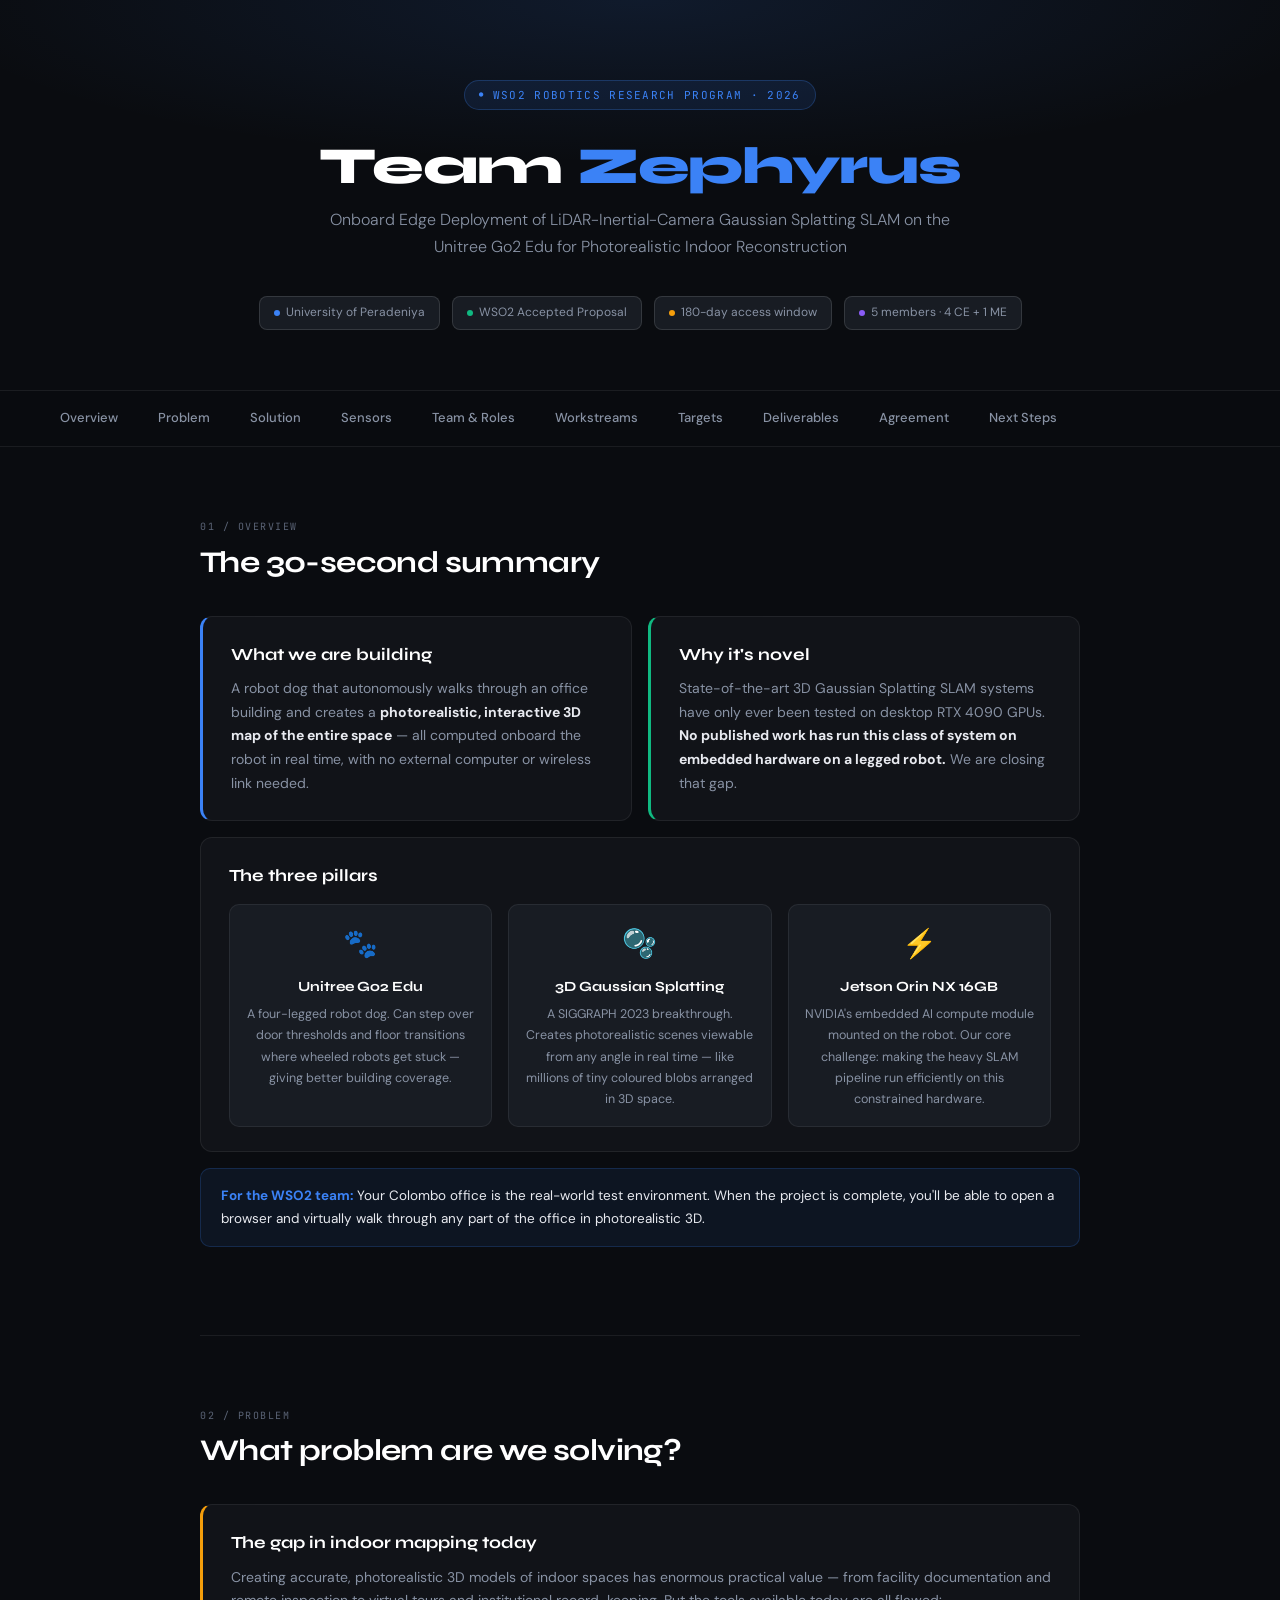
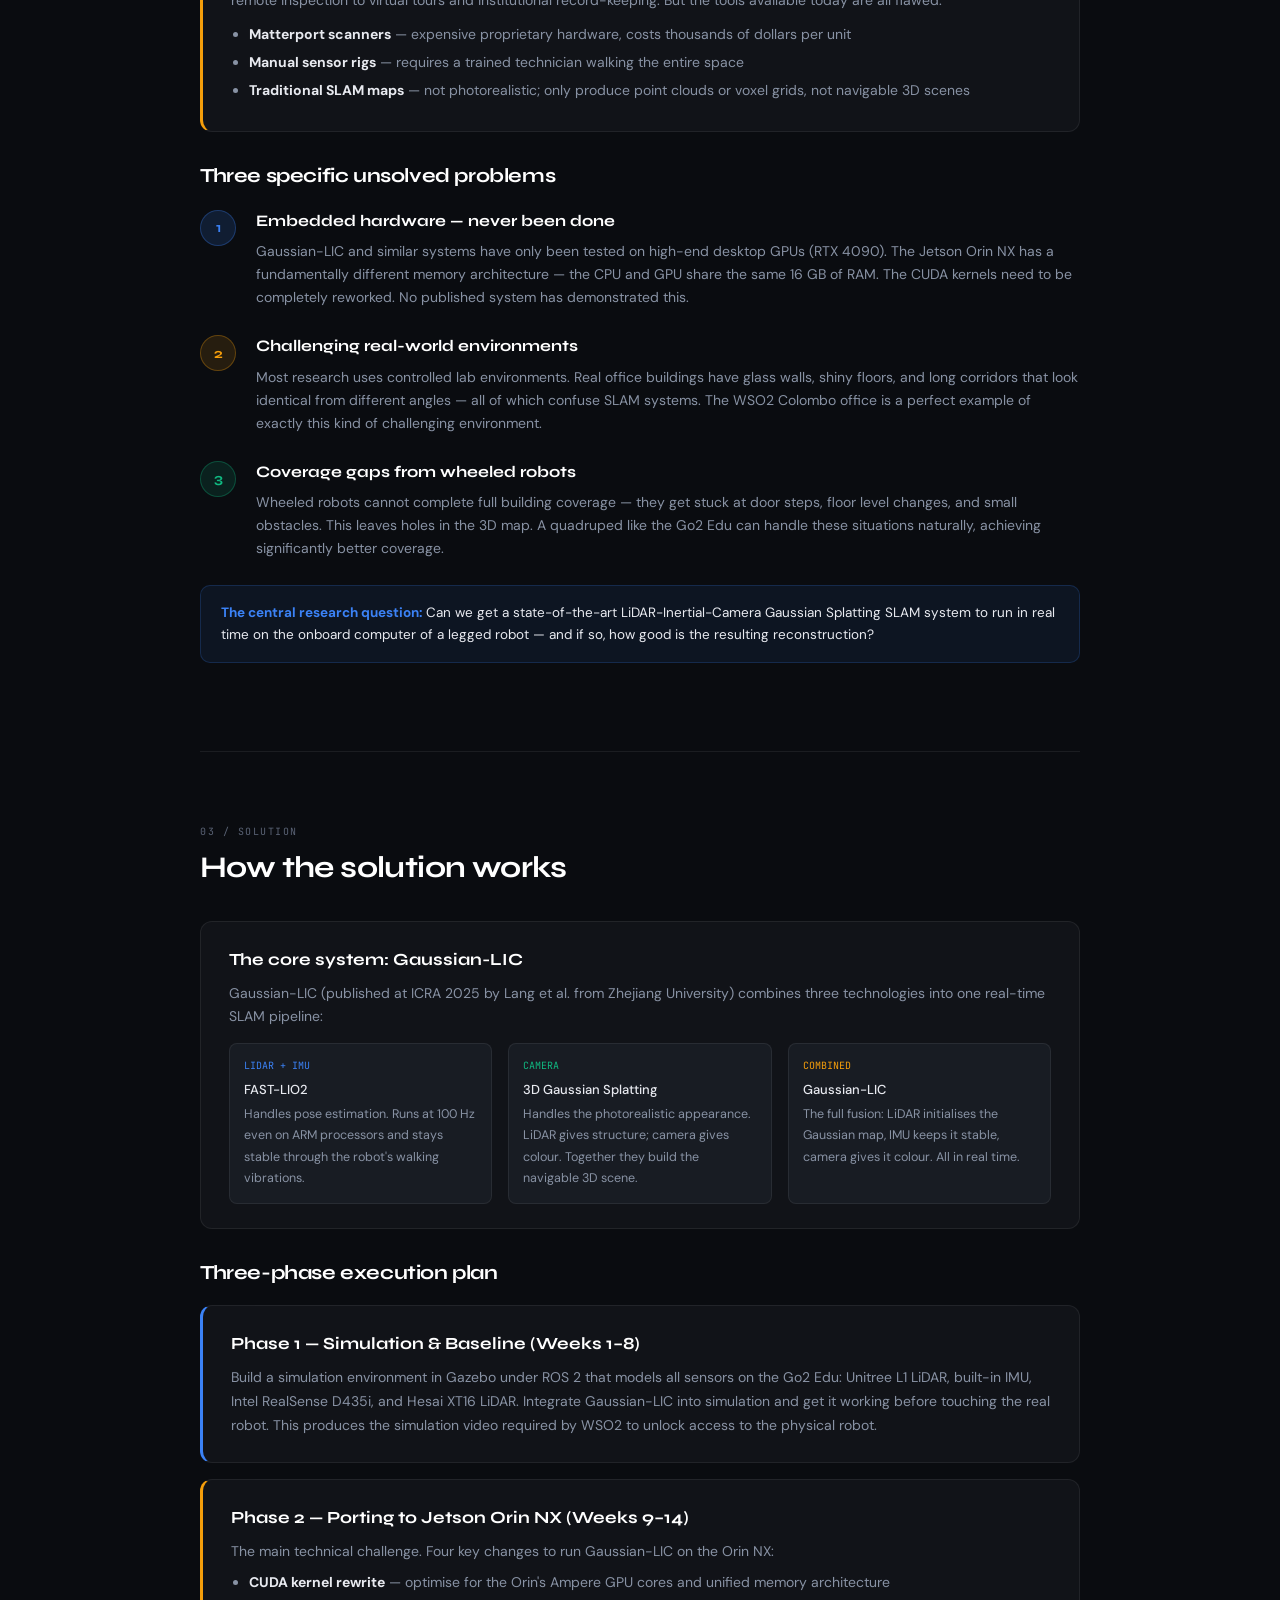
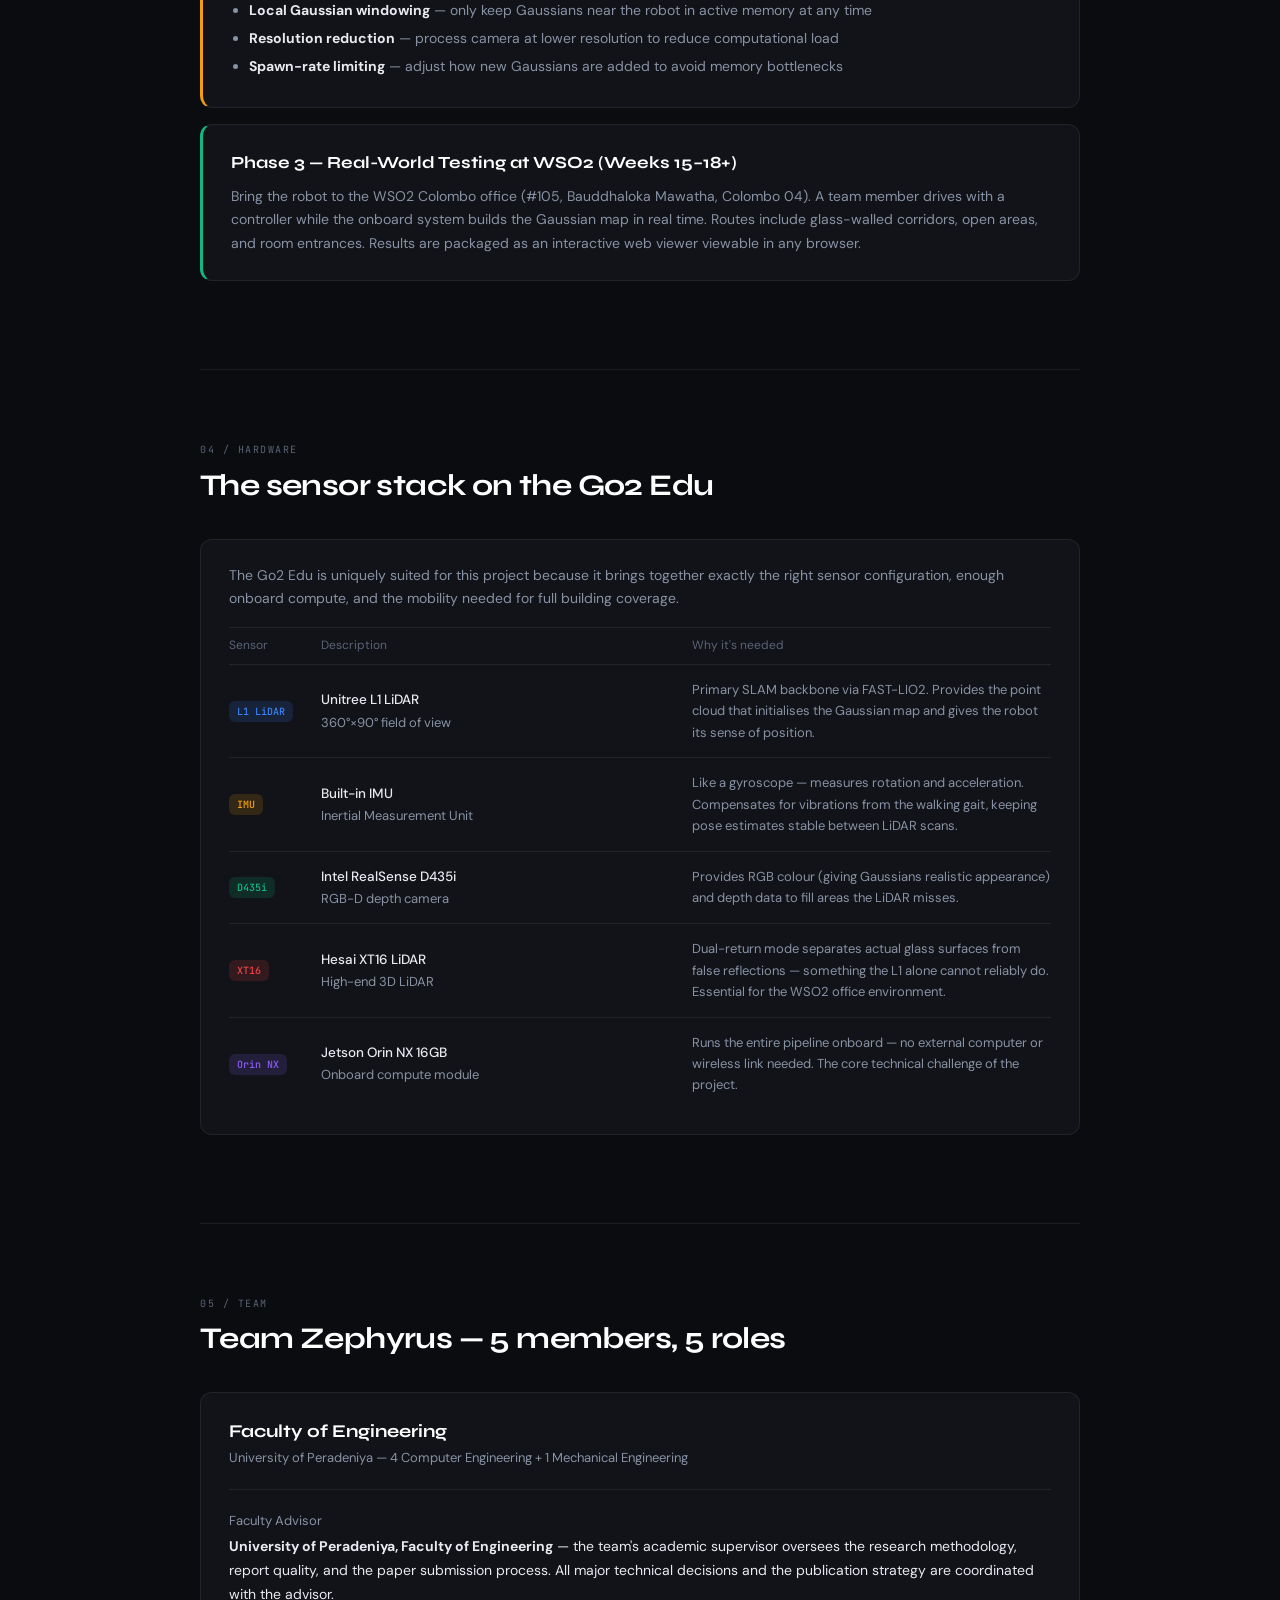
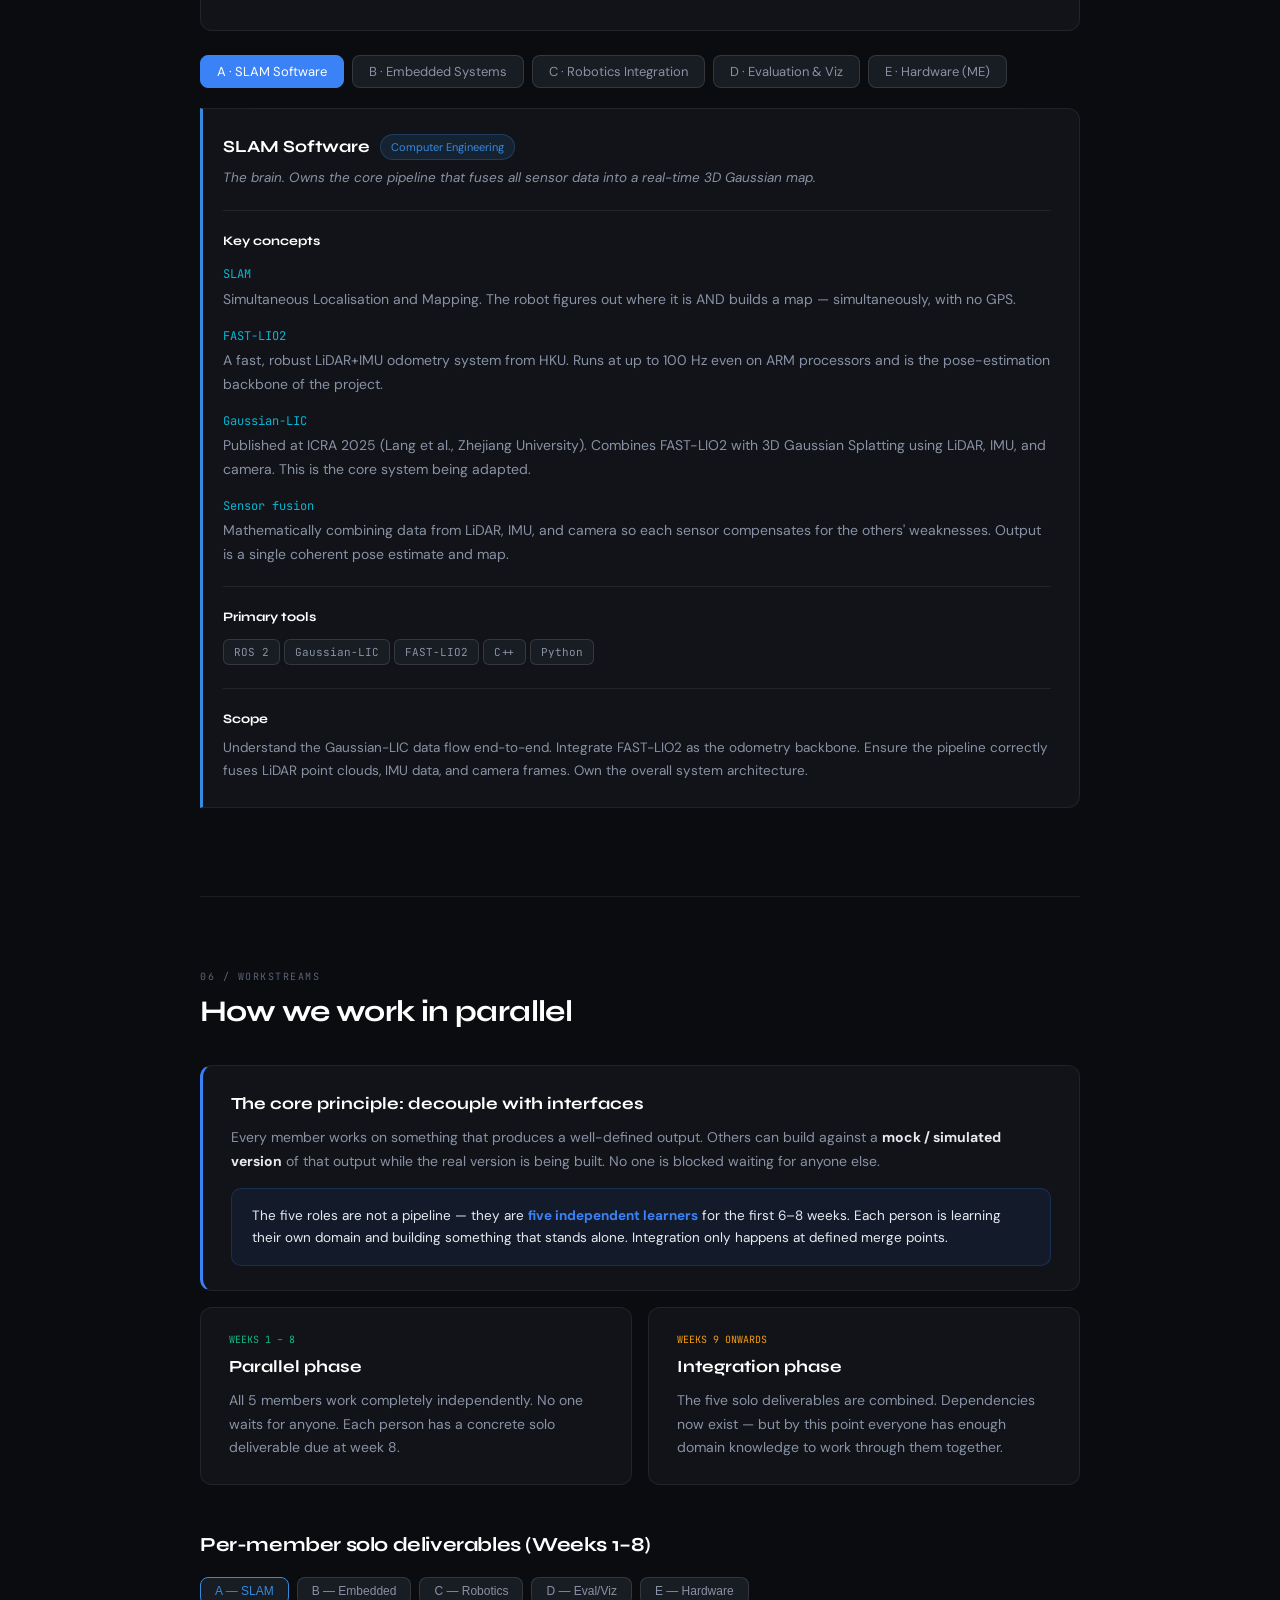
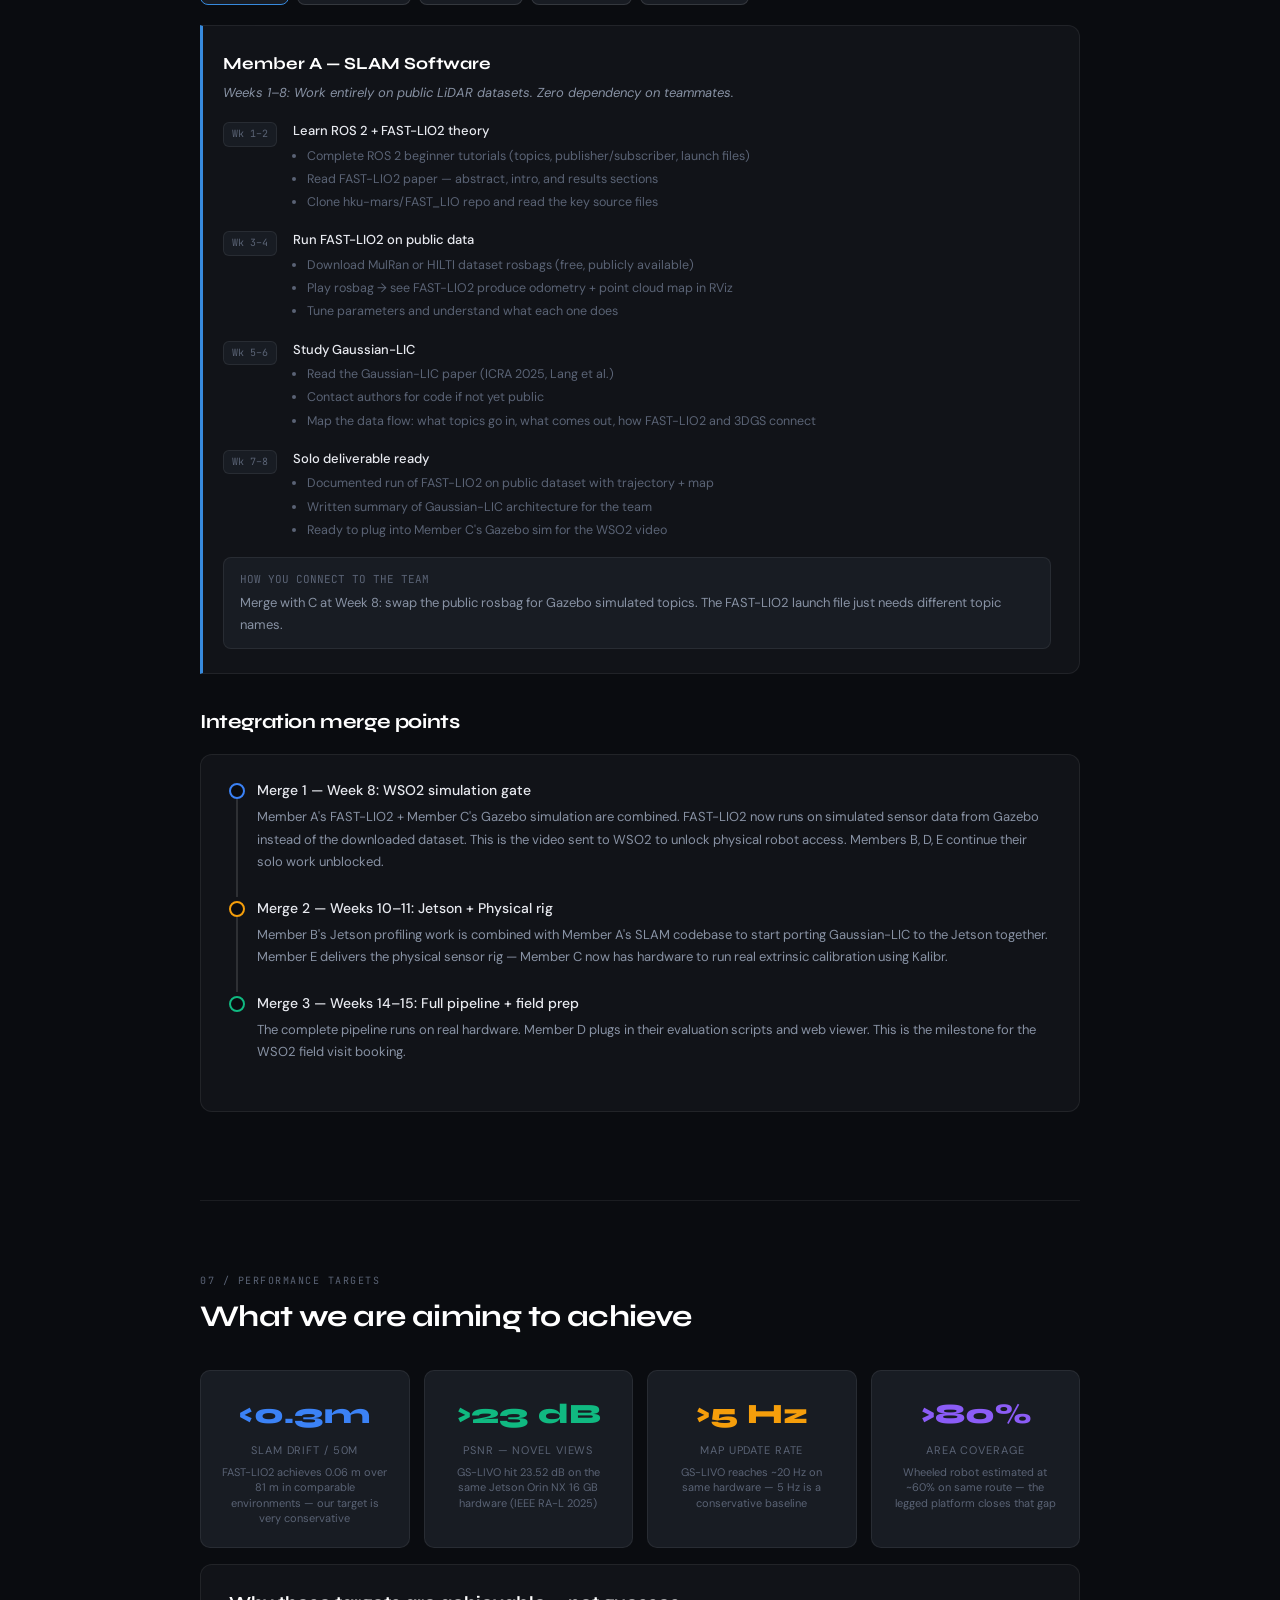
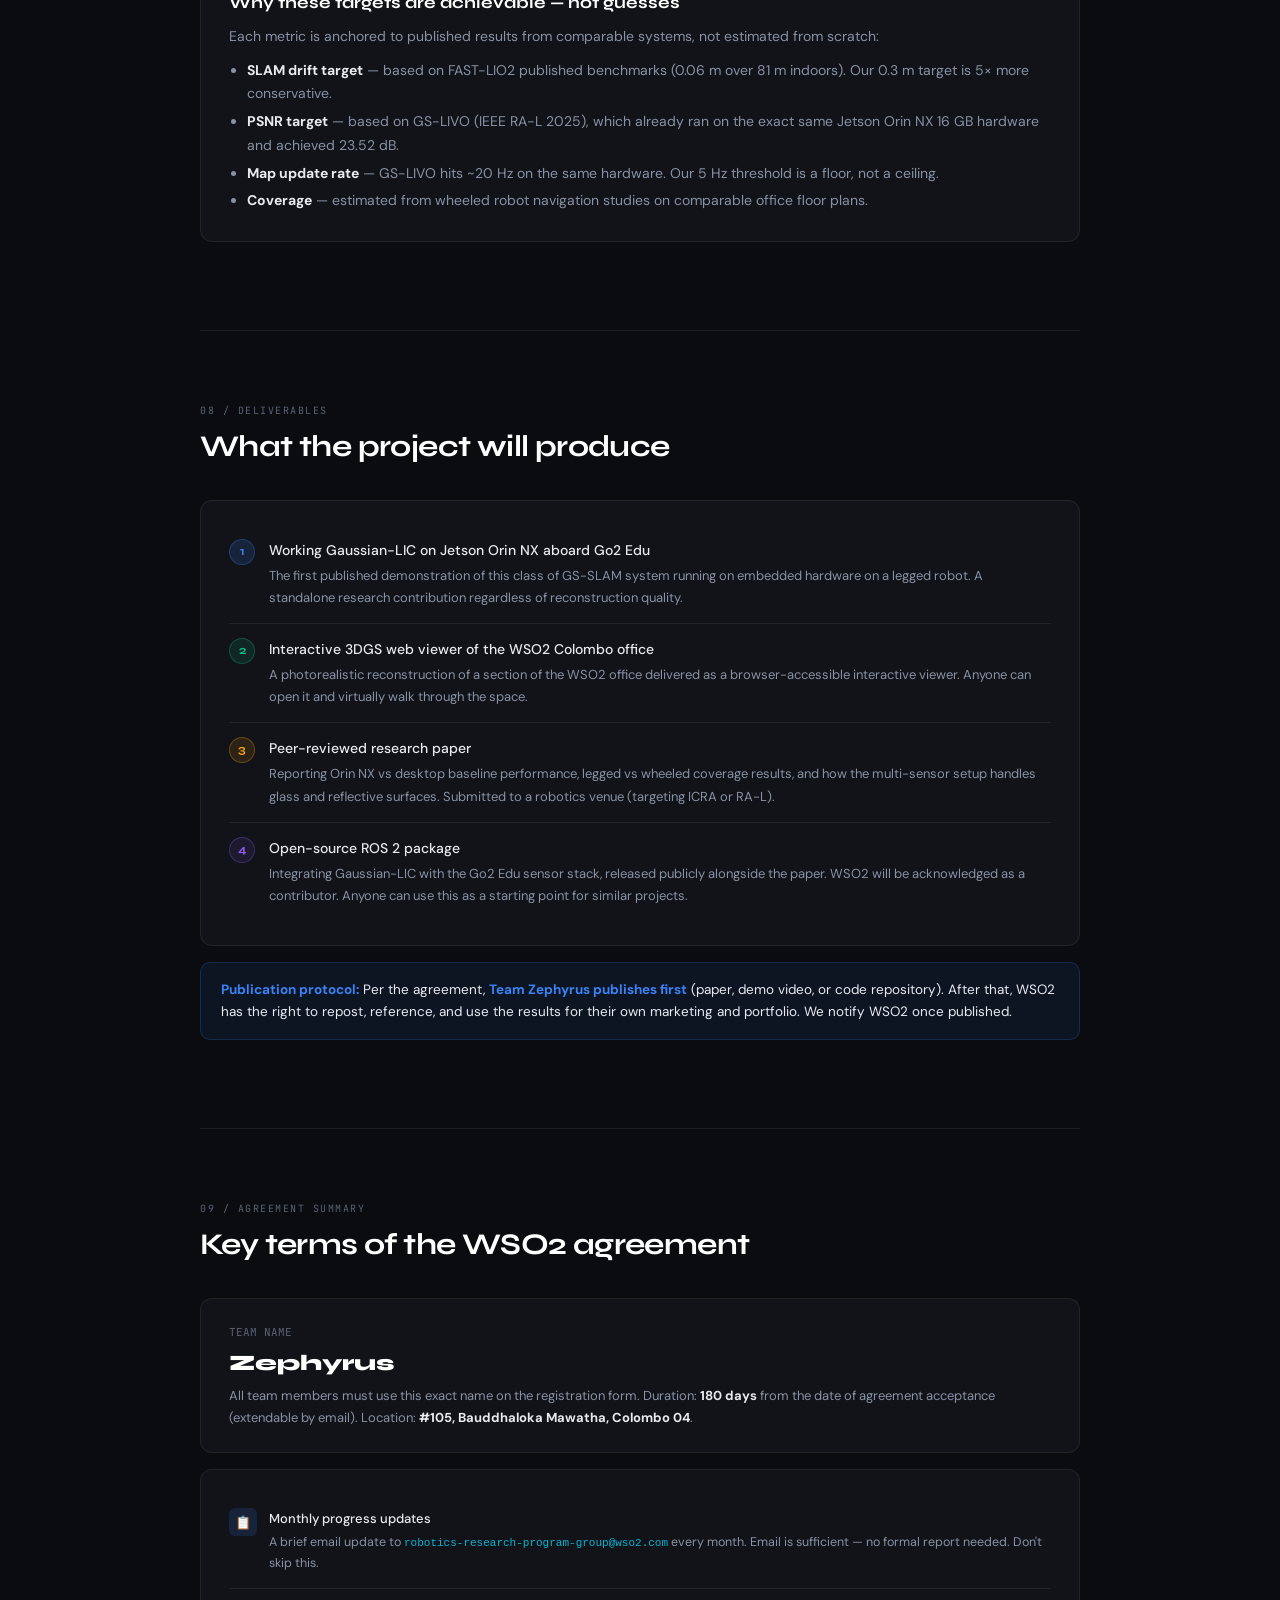
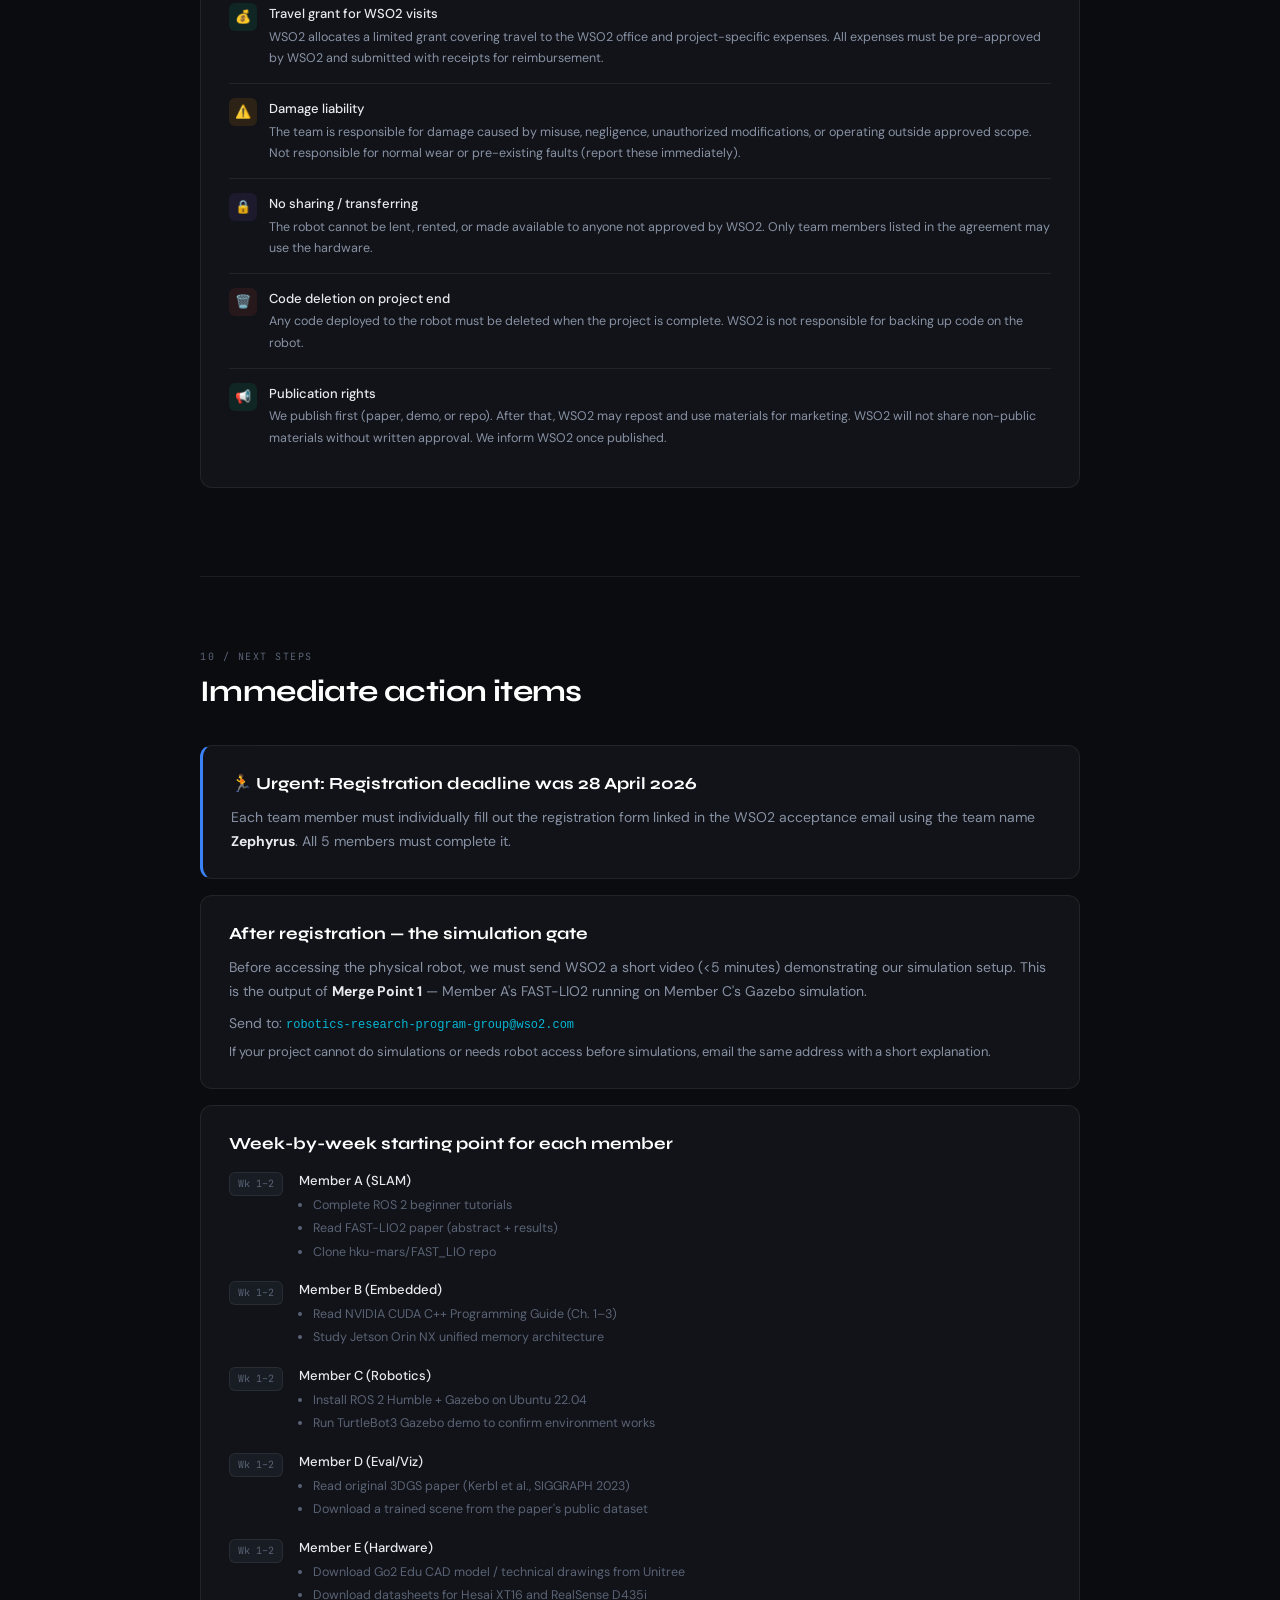
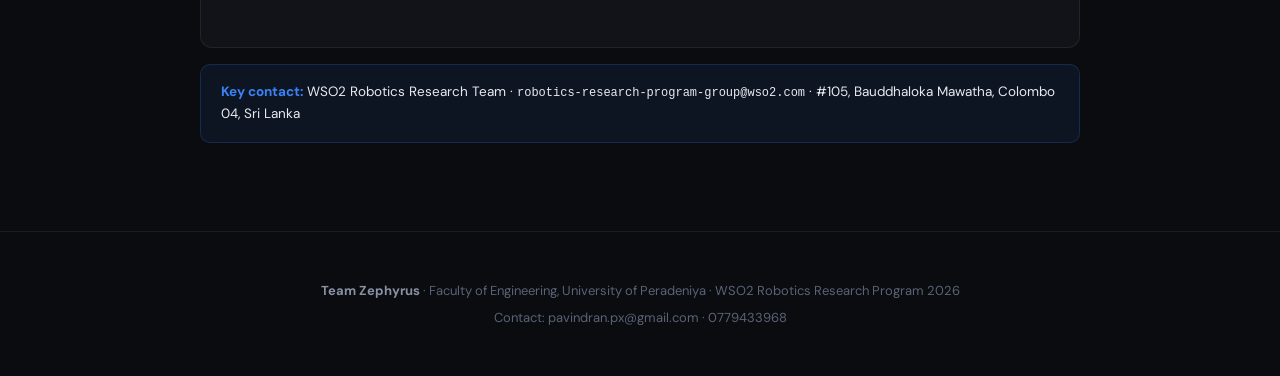
<file: index.html>
<!DOCTYPE html>
<html lang="en">
<head>
<meta charset="UTF-8">
<meta name="viewport" content="width=device-width, initial-scale=1.0">
<title>Team Zephyrus — Project Brief</title>
<link rel="preconnect" href="https://fonts.googleapis.com">
<link href="https://fonts.googleapis.com/css2?family=Syne:wght@400;600;700;800&family=DM+Sans:ital,wght@0,300;0,400;0,500;1,300&family=JetBrains+Mono:wght@400;500&display=swap" rel="stylesheet">
<style>
  :root {
    --bg: #0a0c10;
    --bg2: #111318;
    --bg3: #181c23;
    --border: rgba(255,255,255,0.07);
    --border2: rgba(255,255,255,0.12);
    --text: #e8eaf0;
    --text2: #8892a4;
    --text3: #5a6375;
    --blue: #3b82f6;
    --blue-glow: rgba(59,130,246,0.15);
    --green: #10b981;
    --green-glow: rgba(16,185,129,0.12);
    --amber: #f59e0b;
    --amber-glow: rgba(245,158,11,0.12);
    --red: #ef4444;
    --purple: #8b5cf6;
    --cyan: #06b6d4;
    --accent: #3b82f6;
  }

  * { box-sizing: border-box; margin: 0; padding: 0; }

  body {
    background: var(--bg);
    color: var(--text);
    font-family: 'DM Sans', sans-serif;
    font-size: 15px;
    line-height: 1.65;
    min-height: 100vh;
  }

  /* ── HERO ── */
  .hero {
    position: relative;
    padding: 80px 40px 60px;
    text-align: center;
    overflow: hidden;
    border-bottom: 1px solid var(--border);
  }

  .hero::before {
    content: '';
    position: absolute;
    inset: 0;
    background: radial-gradient(ellipse 80% 60% at 50% 0%, rgba(59,130,246,0.12) 0%, transparent 70%);
    pointer-events: none;
  }

  .hero-eyebrow {
    display: inline-flex;
    align-items: center;
    gap: 8px;
    font-family: 'JetBrains Mono', monospace;
    font-size: 11px;
    letter-spacing: 0.12em;
    text-transform: uppercase;
    color: var(--blue);
    background: rgba(59,130,246,0.1);
    border: 1px solid rgba(59,130,246,0.25);
    padding: 5px 14px;
    border-radius: 100px;
    margin-bottom: 28px;
  }

  .hero-eyebrow::before { content: '●'; font-size: 7px; }

  .hero h1 {
    font-family: 'Syne', sans-serif;
    font-size: clamp(28px, 5vw, 52px);
    font-weight: 800;
    letter-spacing: -0.02em;
    line-height: 1.1;
    color: #fff;
    margin-bottom: 12px;
  }

  .hero h1 span { color: var(--blue); }

  .hero-sub {
    font-size: 16px;
    color: var(--text2);
    max-width: 640px;
    margin: 0 auto 36px;
    font-weight: 300;
  }

  .hero-meta {
    display: flex;
    justify-content: center;
    flex-wrap: wrap;
    gap: 12px;
  }

  .meta-chip {
    display: flex;
    align-items: center;
    gap: 6px;
    font-size: 12px;
    color: var(--text2);
    background: var(--bg3);
    border: 1px solid var(--border2);
    padding: 6px 14px;
    border-radius: 8px;
  }

  .meta-chip .dot {
    width: 6px; height: 6px;
    border-radius: 50%;
    flex-shrink: 0;
  }

  /* ── NAV ── */
  .sticky-nav {
    position: sticky;
    top: 0;
    z-index: 100;
    background: rgba(10,12,16,0.92);
    backdrop-filter: blur(12px);
    border-bottom: 1px solid var(--border);
    padding: 0 40px;
    display: flex;
    gap: 0;
    overflow-x: auto;
  }

  .sticky-nav a {
    display: block;
    padding: 16px 20px;
    font-size: 13px;
    font-weight: 500;
    color: var(--text2);
    text-decoration: none;
    white-space: nowrap;
    border-bottom: 2px solid transparent;
    transition: all 0.2s;
  }

  .sticky-nav a:hover { color: var(--text); border-bottom-color: var(--border2); }
  .sticky-nav a.active { color: var(--blue); border-bottom-color: var(--blue); }

  /* ── LAYOUT ── */
  .container { max-width: 960px; margin: 0 auto; padding: 0 40px; }

  section { padding: 72px 0; border-bottom: 1px solid var(--border); }
  section:last-child { border-bottom: none; }

  .section-label {
    font-family: 'JetBrains Mono', monospace;
    font-size: 10px;
    letter-spacing: 0.15em;
    text-transform: uppercase;
    color: var(--text3);
    margin-bottom: 8px;
  }

  .section-title {
    font-family: 'Syne', sans-serif;
    font-size: clamp(22px, 3vw, 30px);
    font-weight: 700;
    letter-spacing: -0.02em;
    color: #fff;
    margin-bottom: 36px;
    line-height: 1.2;
  }

  /* ── CARDS ── */
  .card {
    background: var(--bg2);
    border: 1px solid var(--border);
    border-radius: 12px;
    padding: 24px 28px;
    margin-bottom: 16px;
  }

  .card-accent-blue { border-left: 3px solid var(--blue); }
  .card-accent-green { border-left: 3px solid var(--green); }
  .card-accent-amber { border-left: 3px solid var(--amber); }
  .card-accent-red { border-left: 3px solid var(--red); }
  .card-accent-purple { border-left: 3px solid var(--purple); }
  .card-accent-cyan { border-left: 3px solid var(--cyan); }

  .card h3 {
    font-family: 'Syne', sans-serif;
    font-size: 17px;
    font-weight: 700;
    color: #fff;
    margin-bottom: 8px;
  }

  .card p, .card li { color: var(--text2); font-size: 14px; line-height: 1.7; }
  .card ul { padding-left: 18px; }
  .card li { margin-bottom: 4px; }

  /* ── GRID ── */
  .grid-2 { display: grid; grid-template-columns: 1fr 1fr; gap: 16px; }
  .grid-3 { display: grid; grid-template-columns: 1fr 1fr 1fr; gap: 16px; }
  .grid-4 { display: grid; grid-template-columns: 1fr 1fr 1fr 1fr; gap: 14px; }

  @media (max-width: 680px) {
    .grid-2, .grid-3, .grid-4 { grid-template-columns: 1fr; }
    .container { padding: 0 20px; }
    .hero, .sticky-nav { padding-left: 20px; padding-right: 20px; }
  }

  /* ── METRIC CARD ── */
  .metric-card {
    background: var(--bg3);
    border: 1px solid var(--border);
    border-radius: 10px;
    padding: 20px;
    text-align: center;
  }

  .metric-val {
    font-family: 'Syne', sans-serif;
    font-size: 28px;
    font-weight: 800;
    color: #fff;
    margin-bottom: 4px;
  }

  .metric-lbl { font-size: 11px; color: var(--text3); text-transform: uppercase; letter-spacing: 0.08em; }
  .metric-sub { font-size: 11px; color: var(--text3); margin-top: 6px; line-height: 1.4; }

  /* ── PHASE BLOCKS ── */
  .phase {
    display: flex;
    gap: 20px;
    margin-bottom: 24px;
    align-items: flex-start;
  }

  .phase-num {
    flex-shrink: 0;
    width: 36px; height: 36px;
    border-radius: 50%;
    display: flex;
    align-items: center;
    justify-content: center;
    font-family: 'Syne', sans-serif;
    font-size: 14px;
    font-weight: 700;
    margin-top: 2px;
  }

  .phase-body h4 {
    font-family: 'Syne', sans-serif;
    font-size: 16px;
    font-weight: 700;
    color: #fff;
    margin-bottom: 6px;
  }

  .phase-body p { color: var(--text2); font-size: 14px; }

  /* ── ROLE TABS ── */
  .role-tabs {
    display: flex;
    gap: 8px;
    flex-wrap: wrap;
    margin-bottom: 20px;
  }

  .role-tab {
    padding: 7px 16px;
    font-size: 13px;
    border-radius: 8px;
    border: 1px solid var(--border2);
    background: var(--bg3);
    color: var(--text2);
    cursor: pointer;
    transition: all 0.2s;
    font-family: 'DM Sans', sans-serif;
  }

  .role-tab:hover { border-color: var(--blue); color: var(--text); }
  .role-tab.active { background: var(--blue); border-color: var(--blue); color: #fff; }

  .role-panel { display: none; }
  .role-panel.active { display: block; }

  /* ── CONCEPT ROW ── */
  .concept { margin-bottom: 16px; }
  .concept-name {
    font-family: 'JetBrains Mono', monospace;
    font-size: 12px;
    color: var(--cyan);
    margin-bottom: 3px;
  }
  .concept-desc { color: var(--text2); font-size: 14px; }

  /* ── TAGS ── */
  .tag {
    display: inline-block;
    font-size: 11px;
    font-family: 'JetBrains Mono', monospace;
    padding: 3px 10px;
    border-radius: 6px;
    background: var(--bg3);
    color: var(--text2);
    border: 1px solid var(--border2);
    margin: 3px 4px 3px 0;
  }

  /* ── TIMELINE ── */
  .timeline-row {
    display: flex;
    gap: 16px;
    align-items: flex-start;
    margin-bottom: 14px;
  }

  .wk-badge {
    flex-shrink: 0;
    font-family: 'JetBrains Mono', monospace;
    font-size: 10px;
    color: var(--text3);
    background: var(--bg3);
    border: 1px solid var(--border);
    padding: 3px 8px;
    border-radius: 6px;
    margin-top: 2px;
    white-space: nowrap;
  }

  .tl-body h5 {
    font-size: 13px;
    font-weight: 500;
    color: var(--text);
    margin-bottom: 4px;
  }

  .tl-body ul { padding-left: 14px; }
  .tl-body li { font-size: 12.5px; color: var(--text3); margin-bottom: 2px; }

  /* ── MEMBER TABS ── */
  .member-tabs {
    display: flex;
    gap: 8px;
    flex-wrap: wrap;
    margin-bottom: 20px;
  }

  .member-tab {
    padding: 6px 14px;
    font-size: 12px;
    border-radius: 8px;
    border: 1px solid var(--border2);
    background: var(--bg3);
    color: var(--text2);
    cursor: pointer;
    transition: all 0.2s;
  }

  .member-tab.active { color: #fff; border-color: transparent; }

  /* ── HIGHLIGHT BOX ── */
  .highlight {
    background: rgba(59,130,246,0.08);
    border: 1px solid rgba(59,130,246,0.2);
    border-radius: 10px;
    padding: 16px 20px;
    font-size: 13.5px;
    color: var(--text);
    margin: 16px 0;
  }

  .highlight strong { color: var(--blue); }

  /* ── AGREEMENT SUMMARY ── */
  .agree-row {
    display: flex;
    align-items: flex-start;
    gap: 12px;
    padding: 14px 0;
    border-bottom: 1px solid var(--border);
  }

  .agree-row:last-child { border-bottom: none; }

  .agree-icon {
    flex-shrink: 0;
    width: 28px; height: 28px;
    border-radius: 6px;
    display: flex;
    align-items: center;
    justify-content: center;
    font-size: 13px;
  }

  .agree-row h5 { font-size: 13px; font-weight: 500; color: var(--text); margin-bottom: 2px; }
  .agree-row p { font-size: 12.5px; color: var(--text2); }

  /* ── DIVIDER ── */
  .divider { border: none; border-top: 1px solid var(--border); margin: 20px 0; }

  /* ── SENSOR TABLE ── */
  .sensor-row {
    display: grid;
    grid-template-columns: 80px 1fr 1fr;
    gap: 12px;
    padding: 14px 0;
    border-bottom: 1px solid var(--border);
    align-items: center;
    font-size: 13.5px;
  }

  .sensor-row:last-child { border-bottom: none; }
  .sensor-badge {
    font-family: 'JetBrains Mono', monospace;
    font-size: 10px;
    padding: 4px 8px;
    border-radius: 6px;
    text-align: center;
    font-weight: 500;
  }

  .sensor-name { font-weight: 500; color: var(--text); }
  .sensor-role { color: var(--text2); font-size: 13px; }

  /* ── MERGE TIMELINE ── */
  .merge-block {
    position: relative;
    padding-left: 28px;
    margin-bottom: 24px;
  }

  .merge-block::before {
    content: '';
    position: absolute;
    left: 7px; top: 20px; bottom: -24px;
    width: 2px;
    background: var(--border2);
  }

  .merge-block:last-child::before { display: none; }

  .merge-dot {
    position: absolute;
    left: 0; top: 4px;
    width: 16px; height: 16px;
    border-radius: 50%;
    border: 2px solid;
    background: var(--bg);
  }

  .merge-block h4 { font-size: 14px; font-weight: 500; color: var(--text); margin-bottom: 4px; }
  .merge-block p { font-size: 13px; color: var(--text2); }

  /* ── FOOTER ── */
  footer {
    padding: 48px 40px;
    text-align: center;
    font-size: 13px;
    color: var(--text3);
    border-top: 1px solid var(--border);
  }

  footer strong { color: var(--text2); }

  /* ── DELIVERABLE ROW ── */
  .deliverable {
    display: flex;
    gap: 14px;
    align-items: flex-start;
    padding: 14px 0;
    border-bottom: 1px solid var(--border);
  }
  .deliverable:last-child { border-bottom: none; }
  .del-num {
    flex-shrink: 0;
    width: 26px; height: 26px;
    border-radius: 50%;
    display: flex; align-items: center; justify-content: center;
    font-size: 12px; font-weight: 700;
    font-family: 'Syne', sans-serif;
  }
  .deliverable h5 { font-size: 14px; font-weight: 500; color: var(--text); margin-bottom: 3px; }
  .deliverable p { font-size: 13px; color: var(--text2); }

  /* ── ANIM ── */
  @keyframes fadein { from { opacity:0; transform:translateY(10px); } to { opacity:1; transform:none; } }
  .fadein { animation: fadein 0.4s ease both; }
</style>
</head>
<body>

<!-- HERO -->
<div class="hero">
  <div class="hero-eyebrow">WSO2 Robotics Research Program · 2026</div>
  <h1>Team <span>Zephyrus</span></h1>
  <p class="hero-sub">Onboard Edge Deployment of LiDAR-Inertial-Camera Gaussian Splatting SLAM on the Unitree Go2 Edu for Photorealistic Indoor Reconstruction</p>
  <div class="hero-meta">
    <div class="meta-chip"><div class="dot" style="background:var(--blue)"></div> University of Peradeniya</div>
    <div class="meta-chip"><div class="dot" style="background:var(--green)"></div> WSO2 Accepted Proposal</div>
    <div class="meta-chip"><div class="dot" style="background:var(--amber)"></div> 180-day access window</div>
    <div class="meta-chip"><div class="dot" style="background:var(--purple)"></div> 5 members · 4 CE + 1 ME</div>
  </div>
</div>

<!-- NAV -->
<nav class="sticky-nav" id="main-nav">
  <a href="#overview" class="active">Overview</a>
  <a href="#problem">Problem</a>
  <a href="#solution">Solution</a>
  <a href="#sensors">Sensors</a>
  <a href="#team">Team &amp; Roles</a>
  <a href="#workstreams">Workstreams</a>
  <a href="#targets">Targets</a>
  <a href="#deliverables">Deliverables</a>
  <a href="#agreement">Agreement</a>
  <a href="#next-steps">Next Steps</a>
</nav>

<!-- CONTENT -->
<div class="container">

  <!-- OVERVIEW -->
  <section id="overview">
    <div class="section-label">01 / Overview</div>
    <div class="section-title">The 30-second summary</div>

    <div class="grid-2">
      <div class="card card-accent-blue">
        <h3>What we are building</h3>
        <p>A robot dog that autonomously walks through an office building and creates a <strong style="color:var(--text)">photorealistic, interactive 3D map of the entire space</strong> — all computed onboard the robot in real time, with no external computer or wireless link needed.</p>
      </div>
      <div class="card card-accent-green">
        <h3>Why it's novel</h3>
        <p>State-of-the-art 3D Gaussian Splatting SLAM systems have only ever been tested on desktop RTX 4090 GPUs. <strong style="color:var(--text)">No published work has run this class of system on embedded hardware on a legged robot.</strong> We are closing that gap.</p>
      </div>
    </div>

    <div class="card" style="margin-top:0">
      <h3>The three pillars</h3>
      <div class="grid-3" style="margin-top:14px">
        <div style="text-align:center; padding:16px; background:var(--bg3); border-radius:10px; border:1px solid var(--border)">
          <div style="font-size:28px; margin-bottom:8px">🐾</div>
          <div style="font-family:'Syne',sans-serif; font-weight:700; color:#fff; font-size:14px; margin-bottom:6px">Unitree Go2 Edu</div>
          <p style="font-size:12.5px; color:var(--text2)">A four-legged robot dog. Can step over door thresholds and floor transitions where wheeled robots get stuck — giving better building coverage.</p>
        </div>
        <div style="text-align:center; padding:16px; background:var(--bg3); border-radius:10px; border:1px solid var(--border)">
          <div style="font-size:28px; margin-bottom:8px">🫧</div>
          <div style="font-family:'Syne',sans-serif; font-weight:700; color:#fff; font-size:14px; margin-bottom:6px">3D Gaussian Splatting</div>
          <p style="font-size:12.5px; color:var(--text2)">A SIGGRAPH 2023 breakthrough. Creates photorealistic scenes viewable from any angle in real time — like millions of tiny coloured blobs arranged in 3D space.</p>
        </div>
        <div style="text-align:center; padding:16px; background:var(--bg3); border-radius:10px; border:1px solid var(--border)">
          <div style="font-size:28px; margin-bottom:8px">⚡</div>
          <div style="font-family:'Syne',sans-serif; font-weight:700; color:#fff; font-size:14px; margin-bottom:6px">Jetson Orin NX 16GB</div>
          <p style="font-size:12.5px; color:var(--text2)">NVIDIA's embedded AI compute module mounted on the robot. Our core challenge: making the heavy SLAM pipeline run efficiently on this constrained hardware.</p>
        </div>
      </div>
    </div>

    <div class="highlight">
      <strong>For the WSO2 team:</strong> Your Colombo office is the real-world test environment. When the project is complete, you'll be able to open a browser and virtually walk through any part of the office in photorealistic 3D.
    </div>
  </section>

  <!-- PROBLEM -->
  <section id="problem">
    <div class="section-label">02 / Problem</div>
    <div class="section-title">What problem are we solving?</div>

    <div class="card card-accent-amber">
      <h3>The gap in indoor mapping today</h3>
      <p>Creating accurate, photorealistic 3D models of indoor spaces has enormous practical value — from facility documentation and remote inspection to virtual tours and institutional record-keeping. But the tools available today are all flawed:</p>
      <ul style="margin-top:10px">
        <li><strong style="color:var(--text)">Matterport scanners</strong> — expensive proprietary hardware, costs thousands of dollars per unit</li>
        <li><strong style="color:var(--text)">Manual sensor rigs</strong> — requires a trained technician walking the entire space</li>
        <li><strong style="color:var(--text)">Traditional SLAM maps</strong> — not photorealistic; only produce point clouds or voxel grids, not navigable 3D scenes</li>
      </ul>
    </div>

    <div class="section-title" style="font-size:20px; margin-top:32px; margin-bottom:20px">Three specific unsolved problems</div>

    <div class="phase">
      <div class="phase-num" style="background:var(--blue-glow); color:var(--blue); border:1px solid rgba(59,130,246,0.3)">1</div>
      <div class="phase-body">
        <h4>Embedded hardware — never been done</h4>
        <p>Gaussian-LIC and similar systems have only been tested on high-end desktop GPUs (RTX 4090). The Jetson Orin NX has a fundamentally different memory architecture — the CPU and GPU share the same 16 GB of RAM. The CUDA kernels need to be completely reworked. No published system has demonstrated this.</p>
      </div>
    </div>

    <div class="phase">
      <div class="phase-num" style="background:var(--amber-glow); color:var(--amber); border:1px solid rgba(245,158,11,0.3)">2</div>
      <div class="phase-body">
        <h4>Challenging real-world environments</h4>
        <p>Most research uses controlled lab environments. Real office buildings have glass walls, shiny floors, and long corridors that look identical from different angles — all of which confuse SLAM systems. The WSO2 Colombo office is a perfect example of exactly this kind of challenging environment.</p>
      </div>
    </div>

    <div class="phase">
      <div class="phase-num" style="background:var(--green-glow); color:var(--green); border:1px solid rgba(16,185,129,0.3)">3</div>
      <div class="phase-body">
        <h4>Coverage gaps from wheeled robots</h4>
        <p>Wheeled robots cannot complete full building coverage — they get stuck at door steps, floor level changes, and small obstacles. This leaves holes in the 3D map. A quadruped like the Go2 Edu can handle these situations naturally, achieving significantly better coverage.</p>
      </div>
    </div>

    <div class="highlight">
      <strong>The central research question:</strong> Can we get a state-of-the-art LiDAR-Inertial-Camera Gaussian Splatting SLAM system to run in real time on the onboard computer of a legged robot — and if so, how good is the resulting reconstruction?
    </div>
  </section>

  <!-- SOLUTION -->
  <section id="solution">
    <div class="section-label">03 / Solution</div>
    <div class="section-title">How the solution works</div>

    <div class="card">
      <h3>The core system: Gaussian-LIC</h3>
      <p>Gaussian-LIC (published at ICRA 2025 by Lang et al. from Zhejiang University) combines three technologies into one real-time SLAM pipeline:</p>
      <div class="grid-3" style="margin-top:14px">
        <div style="background:var(--bg3); border-radius:8px; padding:14px; border:1px solid var(--border)">
          <div style="font-family:'JetBrains Mono',monospace; font-size:10px; color:var(--blue); margin-bottom:4px">LIDAR + IMU</div>
          <div style="font-size:13px; font-weight:500; color:var(--text); margin-bottom:4px">FAST-LIO2</div>
          <p style="font-size:12.5px; color:var(--text2)">Handles pose estimation. Runs at 100 Hz even on ARM processors and stays stable through the robot's walking vibrations.</p>
        </div>
        <div style="background:var(--bg3); border-radius:8px; padding:14px; border:1px solid var(--border)">
          <div style="font-family:'JetBrains Mono',monospace; font-size:10px; color:var(--green); margin-bottom:4px">CAMERA</div>
          <div style="font-size:13px; font-weight:500; color:var(--text); margin-bottom:4px">3D Gaussian Splatting</div>
          <p style="font-size:12.5px; color:var(--text2)">Handles the photorealistic appearance. LiDAR gives structure; camera gives colour. Together they build the navigable 3D scene.</p>
        </div>
        <div style="background:var(--bg3); border-radius:8px; padding:14px; border:1px solid var(--border)">
          <div style="font-family:'JetBrains Mono',monospace; font-size:10px; color:var(--amber); margin-bottom:4px">COMBINED</div>
          <div style="font-size:13px; font-weight:500; color:var(--text); margin-bottom:4px">Gaussian-LIC</div>
          <p style="font-size:12.5px; color:var(--text2)">The full fusion: LiDAR initialises the Gaussian map, IMU keeps it stable, camera gives it colour. All in real time.</p>
        </div>
      </div>
    </div>

    <div class="section-title" style="font-size:20px; margin-top:32px; margin-bottom:20px">Three-phase execution plan</div>

    <div class="card card-accent-blue">
      <h3>Phase 1 — Simulation &amp; Baseline (Weeks 1–8)</h3>
      <p>Build a simulation environment in Gazebo under ROS 2 that models all sensors on the Go2 Edu: Unitree L1 LiDAR, built-in IMU, Intel RealSense D435i, and Hesai XT16 LiDAR. Integrate Gaussian-LIC into simulation and get it working before touching the real robot. This produces the simulation video required by WSO2 to unlock access to the physical robot.</p>
    </div>

    <div class="card card-accent-amber">
      <h3>Phase 2 — Porting to Jetson Orin NX (Weeks 9–14)</h3>
      <p>The main technical challenge. Four key changes to run Gaussian-LIC on the Orin NX:</p>
      <ul style="margin-top:8px">
        <li><strong style="color:var(--text)">CUDA kernel rewrite</strong> — optimise for the Orin's Ampere GPU cores and unified memory architecture</li>
        <li><strong style="color:var(--text)">Local Gaussian windowing</strong> — only keep Gaussians near the robot in active memory at any time</li>
        <li><strong style="color:var(--text)">Resolution reduction</strong> — process camera at lower resolution to reduce computational load</li>
        <li><strong style="color:var(--text)">Spawn-rate limiting</strong> — adjust how new Gaussians are added to avoid memory bottlenecks</li>
      </ul>
    </div>

    <div class="card card-accent-green">
      <h3>Phase 3 — Real-World Testing at WSO2 (Weeks 15–18+)</h3>
      <p>Bring the robot to the WSO2 Colombo office (#105, Bauddhaloka Mawatha, Colombo 04). A team member drives with a controller while the onboard system builds the Gaussian map in real time. Routes include glass-walled corridors, open areas, and room entrances. Results are packaged as an interactive web viewer viewable in any browser.</p>
    </div>
  </section>

  <!-- SENSORS -->
  <section id="sensors">
    <div class="section-label">04 / Hardware</div>
    <div class="section-title">The sensor stack on the Go2 Edu</div>

    <div class="card">
      <p style="margin-bottom:16px; color:var(--text2); font-size:14px">The Go2 Edu is uniquely suited for this project because it brings together exactly the right sensor configuration, enough onboard compute, and the mobility needed for full building coverage.</p>
      <div class="sensor-row" style="border-top:1px solid var(--border); font-size:12px; color:var(--text3); padding-bottom:8px; padding-top:8px">
        <div>Sensor</div><div>Description</div><div>Why it's needed</div>
      </div>
      <div class="sensor-row">
        <div><span class="sensor-badge" style="background:rgba(59,130,246,0.15); color:var(--blue)">L1 LiDAR</span></div>
        <div><div class="sensor-name">Unitree L1 LiDAR</div><div class="sensor-role">360°×90° field of view</div></div>
        <div style="font-size:13px; color:var(--text2)">Primary SLAM backbone via FAST-LIO2. Provides the point cloud that initialises the Gaussian map and gives the robot its sense of position.</div>
      </div>
      <div class="sensor-row">
        <div><span class="sensor-badge" style="background:rgba(245,158,11,0.15); color:var(--amber)">IMU</span></div>
        <div><div class="sensor-name">Built-in IMU</div><div class="sensor-role">Inertial Measurement Unit</div></div>
        <div style="font-size:13px; color:var(--text2)">Like a gyroscope — measures rotation and acceleration. Compensates for vibrations from the walking gait, keeping pose estimates stable between LiDAR scans.</div>
      </div>
      <div class="sensor-row">
        <div><span class="sensor-badge" style="background:rgba(16,185,129,0.15); color:var(--green)">D435i</span></div>
        <div><div class="sensor-name">Intel RealSense D435i</div><div class="sensor-role">RGB-D depth camera</div></div>
        <div style="font-size:13px; color:var(--text2)">Provides RGB colour (giving Gaussians realistic appearance) and depth data to fill areas the LiDAR misses.</div>
      </div>
      <div class="sensor-row">
        <div><span class="sensor-badge" style="background:rgba(239,68,68,0.15); color:var(--red)">XT16</span></div>
        <div><div class="sensor-name">Hesai XT16 LiDAR</div><div class="sensor-role">High-end 3D LiDAR</div></div>
        <div style="font-size:13px; color:var(--text2)">Dual-return mode separates actual glass surfaces from false reflections — something the L1 alone cannot reliably do. Essential for the WSO2 office environment.</div>
      </div>
      <div class="sensor-row">
        <div><span class="sensor-badge" style="background:rgba(139,92,246,0.15); color:var(--purple)">Orin NX</span></div>
        <div><div class="sensor-name">Jetson Orin NX 16GB</div><div class="sensor-role">Onboard compute module</div></div>
        <div style="font-size:13px; color:var(--text2)">Runs the entire pipeline onboard — no external computer or wireless link needed. The core technical challenge of the project.</div>
      </div>
    </div>
  </section>

  <!-- TEAM & ROLES -->
  <section id="team">
    <div class="section-label">05 / Team</div>
    <div class="section-title">Team Zephyrus — 5 members, 5 roles</div>

    <div class="card" style="margin-bottom:24px">
      <div style="display:flex; flex-wrap:wrap; gap:12px; align-items:center; margin-bottom:16px">
        <div>
          <div style="font-family:'Syne',sans-serif; font-weight:700; font-size:18px; color:#fff">Faculty of Engineering</div>
          <div style="font-size:13px; color:var(--text2)">University of Peradeniya — 4 Computer Engineering + 1 Mechanical Engineering</div>
        </div>
      </div>
      <hr class="divider">
      <div style="font-size:13px; color:var(--text2); margin-bottom:4px">Faculty Advisor</div>
      <p style="font-size:14px; color:var(--text)"><strong>University of Peradeniya, Faculty of Engineering</strong> — the team's academic supervisor oversees the research methodology, report quality, and the paper submission process. All major technical decisions and the publication strategy are coordinated with the advisor.</p>
    </div>

    <div class="role-tabs" id="role-tabs">
      <button class="role-tab active" onclick="showRole(0)">A · SLAM Software</button>
      <button class="role-tab" onclick="showRole(1)">B · Embedded Systems</button>
      <button class="role-tab" onclick="showRole(2)">C · Robotics Integration</button>
      <button class="role-tab" onclick="showRole(3)">D · Evaluation &amp; Viz</button>
      <button class="role-tab" onclick="showRole(4)">E · Hardware (ME)</button>
    </div>

    <div id="role-panels"></div>
  </section>

  <!-- WORKSTREAMS -->
  <section id="workstreams">
    <div class="section-label">06 / Workstreams</div>
    <div class="section-title">How we work in parallel</div>

    <div class="card card-accent-blue" style="margin-bottom:16px">
      <h3>The core principle: decouple with interfaces</h3>
      <p>Every member works on something that produces a well-defined output. Others can build against a <strong style="color:var(--text)">mock / simulated version</strong> of that output while the real version is being built. No one is blocked waiting for anyone else.</p>
      <div class="highlight" style="margin-top:14px; margin-bottom:0">
        The five roles are not a pipeline — they are <strong>five independent learners</strong> for the first 6–8 weeks. Each person is learning their own domain and building something that stands alone. Integration only happens at defined merge points.
      </div>
    </div>

    <div class="grid-2">
      <div class="card">
        <div style="font-family:'JetBrains Mono',monospace; font-size:10px; color:var(--green); margin-bottom:4px">WEEKS 1 – 8</div>
        <h3>Parallel phase</h3>
        <p>All 5 members work completely independently. No one waits for anyone. Each person has a concrete solo deliverable due at week 8.</p>
      </div>
      <div class="card">
        <div style="font-family:'JetBrains Mono',monospace; font-size:10px; color:var(--amber); margin-bottom:4px">WEEKS 9 ONWARDS</div>
        <h3>Integration phase</h3>
        <p>The five solo deliverables are combined. Dependencies now exist — but by this point everyone has enough domain knowledge to work through them together.</p>
      </div>
    </div>

    <div class="section-title" style="font-size:20px; margin-top:32px; margin-bottom:20px">Per-member solo deliverables (Weeks 1–8)</div>

    <div class="member-tabs" id="member-tabs">
      <button class="member-tab active" style="border-color:#378ADD; color:#378ADD" onclick="showMember(0)">A — SLAM</button>
      <button class="member-tab" onclick="showMember(1)" style="">B — Embedded</button>
      <button class="member-tab" onclick="showMember(2)">C — Robotics</button>
      <button class="member-tab" onclick="showMember(3)">D — Eval/Viz</button>
      <button class="member-tab" onclick="showMember(4)">E — Hardware</button>
    </div>

    <div id="member-panels"></div>

    <div class="section-title" style="font-size:20px; margin-top:36px; margin-bottom:20px">Integration merge points</div>

    <div class="card">
      <div class="merge-block">
        <div class="merge-dot" style="border-color:var(--blue)"></div>
        <h4>Merge 1 — Week 8: WSO2 simulation gate</h4>
        <p>Member A's FAST-LIO2 + Member C's Gazebo simulation are combined. FAST-LIO2 now runs on simulated sensor data from Gazebo instead of the downloaded dataset. This is the video sent to WSO2 to unlock physical robot access. Members B, D, E continue their solo work unblocked.</p>
      </div>
      <div class="merge-block">
        <div class="merge-dot" style="border-color:var(--amber)"></div>
        <h4>Merge 2 — Weeks 10–11: Jetson + Physical rig</h4>
        <p>Member B's Jetson profiling work is combined with Member A's SLAM codebase to start porting Gaussian-LIC to the Jetson together. Member E delivers the physical sensor rig — Member C now has hardware to run real extrinsic calibration using Kalibr.</p>
      </div>
      <div class="merge-block">
        <div class="merge-dot" style="border-color:var(--green)"></div>
        <h4>Merge 3 — Weeks 14–15: Full pipeline + field prep</h4>
        <p>The complete pipeline runs on real hardware. Member D plugs in their evaluation scripts and web viewer. This is the milestone for the WSO2 field visit booking.</p>
      </div>
    </div>
  </section>

  <!-- TARGETS -->
  <section id="targets">
    <div class="section-label">07 / Performance Targets</div>
    <div class="section-title">What we are aiming to achieve</div>

    <div class="grid-4">
      <div class="metric-card">
        <div class="metric-val" style="color:var(--blue)">&lt;0.3m</div>
        <div class="metric-lbl">SLAM drift / 50m</div>
        <div class="metric-sub">FAST-LIO2 achieves 0.06 m over 81 m in comparable environments — our target is very conservative</div>
      </div>
      <div class="metric-card">
        <div class="metric-val" style="color:var(--green)">&gt;23 dB</div>
        <div class="metric-lbl">PSNR — novel views</div>
        <div class="metric-sub">GS-LIVO hit 23.52 dB on the same Jetson Orin NX 16 GB hardware (IEEE RA-L 2025)</div>
      </div>
      <div class="metric-card">
        <div class="metric-val" style="color:var(--amber)">&gt;5 Hz</div>
        <div class="metric-lbl">Map update rate</div>
        <div class="metric-sub">GS-LIVO reaches ~20 Hz on same hardware — 5 Hz is a conservative baseline</div>
      </div>
      <div class="metric-card">
        <div class="metric-val" style="color:var(--purple)">&gt;80%</div>
        <div class="metric-lbl">Area coverage</div>
        <div class="metric-sub">Wheeled robot estimated at ~60% on same route — the legged platform closes that gap</div>
      </div>
    </div>

    <div class="card" style="margin-top:16px">
      <h3>Why these targets are achievable — not guesses</h3>
      <p>Each metric is anchored to published results from comparable systems, not estimated from scratch:</p>
      <ul style="margin-top:10px">
        <li><strong style="color:var(--text)">SLAM drift target</strong> — based on FAST-LIO2 published benchmarks (0.06 m over 81 m indoors). Our 0.3 m target is 5× more conservative.</li>
        <li><strong style="color:var(--text)">PSNR target</strong> — based on GS-LIVO (IEEE RA-L 2025), which already ran on the exact same Jetson Orin NX 16 GB hardware and achieved 23.52 dB.</li>
        <li><strong style="color:var(--text)">Map update rate</strong> — GS-LIVO hits ~20 Hz on the same hardware. Our 5 Hz threshold is a floor, not a ceiling.</li>
        <li><strong style="color:var(--text)">Coverage</strong> — estimated from wheeled robot navigation studies on comparable office floor plans.</li>
      </ul>
    </div>
  </section>

  <!-- DELIVERABLES -->
  <section id="deliverables">
    <div class="section-label">08 / Deliverables</div>
    <div class="section-title">What the project will produce</div>

    <div class="card">
      <div class="deliverable">
        <div class="del-num" style="background:var(--blue-glow); color:var(--blue); border:1px solid rgba(59,130,246,0.3)">1</div>
        <div>
          <h5>Working Gaussian-LIC on Jetson Orin NX aboard Go2 Edu</h5>
          <p>The first published demonstration of this class of GS-SLAM system running on embedded hardware on a legged robot. A standalone research contribution regardless of reconstruction quality.</p>
        </div>
      </div>
      <div class="deliverable">
        <div class="del-num" style="background:var(--green-glow); color:var(--green); border:1px solid rgba(16,185,129,0.3)">2</div>
        <div>
          <h5>Interactive 3DGS web viewer of the WSO2 Colombo office</h5>
          <p>A photorealistic reconstruction of a section of the WSO2 office delivered as a browser-accessible interactive viewer. Anyone can open it and virtually walk through the space.</p>
        </div>
      </div>
      <div class="deliverable">
        <div class="del-num" style="background:var(--amber-glow); color:var(--amber); border:1px solid rgba(245,158,11,0.3)">3</div>
        <div>
          <h5>Peer-reviewed research paper</h5>
          <p>Reporting Orin NX vs desktop baseline performance, legged vs wheeled coverage results, and how the multi-sensor setup handles glass and reflective surfaces. Submitted to a robotics venue (targeting ICRA or RA-L).</p>
        </div>
      </div>
      <div class="deliverable">
        <div class="del-num" style="background:rgba(139,92,246,0.1); color:var(--purple); border:1px solid rgba(139,92,246,0.3)">4</div>
        <div>
          <h5>Open-source ROS 2 package</h5>
          <p>Integrating Gaussian-LIC with the Go2 Edu sensor stack, released publicly alongside the paper. WSO2 will be acknowledged as a contributor. Anyone can use this as a starting point for similar projects.</p>
        </div>
      </div>
    </div>

    <div class="highlight">
      <strong>Publication protocol:</strong> Per the agreement, <strong>Team Zephyrus publishes first</strong> (paper, demo video, or code repository). After that, WSO2 has the right to repost, reference, and use the results for their own marketing and portfolio. We notify WSO2 once published.
    </div>
  </section>

  <!-- AGREEMENT -->
  <section id="agreement">
    <div class="section-label">09 / Agreement Summary</div>
    <div class="section-title">Key terms of the WSO2 agreement</div>

    <div class="card" style="margin-bottom:16px">
      <div style="font-family:'JetBrains Mono',monospace; font-size:11px; color:var(--text3); margin-bottom:4px">TEAM NAME</div>
      <div style="font-family:'Syne',sans-serif; font-size:22px; font-weight:800; color:#fff; margin-bottom:4px">Zephyrus</div>
      <div style="font-size:13px; color:var(--text2)">All team members must use this exact name on the registration form. Duration: <strong style="color:var(--text)">180 days</strong> from the date of agreement acceptance (extendable by email). Location: <strong style="color:var(--text)">#105, Bauddhaloka Mawatha, Colombo 04</strong>.</div>
    </div>

    <div class="card">
      <div class="agree-row">
        <div class="agree-icon" style="background:var(--blue-glow)">📋</div>
        <div>
          <h5>Monthly progress updates</h5>
          <p>A brief email update to <code style="font-size:11px; color:var(--cyan)">robotics-research-program-group@wso2.com</code> every month. Email is sufficient — no formal report needed. Don't skip this.</p>
        </div>
      </div>
      <div class="agree-row">
        <div class="agree-icon" style="background:var(--green-glow)">💰</div>
        <div>
          <h5>Travel grant for WSO2 visits</h5>
          <p>WSO2 allocates a limited grant covering travel to the WSO2 office and project-specific expenses. All expenses must be pre-approved by WSO2 and submitted with receipts for reimbursement.</p>
        </div>
      </div>
      <div class="agree-row">
        <div class="agree-icon" style="background:var(--amber-glow)">⚠️</div>
        <div>
          <h5>Damage liability</h5>
          <p>The team is responsible for damage caused by misuse, negligence, unauthorized modifications, or operating outside approved scope. Not responsible for normal wear or pre-existing faults (report these immediately).</p>
        </div>
      </div>
      <div class="agree-row">
        <div class="agree-icon" style="background:rgba(139,92,246,0.1)">🔒</div>
        <div>
          <h5>No sharing / transferring</h5>
          <p>The robot cannot be lent, rented, or made available to anyone not approved by WSO2. Only team members listed in the agreement may use the hardware.</p>
        </div>
      </div>
      <div class="agree-row">
        <div class="agree-icon" style="background:rgba(239,68,68,0.1)">🗑️</div>
        <div>
          <h5>Code deletion on project end</h5>
          <p>Any code deployed to the robot must be deleted when the project is complete. WSO2 is not responsible for backing up code on the robot.</p>
        </div>
      </div>
      <div class="agree-row">
        <div class="agree-icon" style="background:var(--green-glow)">📢</div>
        <div>
          <h5>Publication rights</h5>
          <p>We publish first (paper, demo, or repo). After that, WSO2 may repost and use materials for marketing. WSO2 will not share non-public materials without written approval. We inform WSO2 once published.</p>
        </div>
      </div>
    </div>
  </section>

  <!-- NEXT STEPS -->
  <section id="next-steps">
    <div class="section-label">10 / Next Steps</div>
    <div class="section-title">Immediate action items</div>

    <div class="card card-accent-blue">
      <h3>🏃 Urgent: Registration deadline was 28 April 2026</h3>
      <p>Each team member must individually fill out the registration form linked in the WSO2 acceptance email using the team name <strong style="color:var(--text)">Zephyrus</strong>. All 5 members must complete it.</p>
    </div>

    <div class="card">
      <h3>After registration — the simulation gate</h3>
      <p>Before accessing the physical robot, we must send WSO2 a short video (&lt;5 minutes) demonstrating our simulation setup. This is the output of <strong style="color:var(--text)">Merge Point 1</strong> — Member A's FAST-LIO2 running on Member C's Gazebo simulation.</p>
      <p style="margin-top:8px">Send to: <code style="font-size:12px; color:var(--cyan)">robotics-research-program-group@wso2.com</code></p>
      <p style="margin-top:6px; font-size:13px; color:var(--text2)">If your project cannot do simulations or needs robot access before simulations, email the same address with a short explanation.</p>
    </div>

    <div class="card">
      <h3>Week-by-week starting point for each member</h3>
      <div style="margin-top:12px">
        <div class="timeline-row">
          <div class="wk-badge">Wk 1–2</div>
          <div class="tl-body">
            <h5>Member A (SLAM)</h5>
            <ul><li>Complete ROS 2 beginner tutorials</li><li>Read FAST-LIO2 paper (abstract + results)</li><li>Clone hku-mars/FAST_LIO repo</li></ul>
          </div>
        </div>
        <div class="timeline-row">
          <div class="wk-badge">Wk 1–2</div>
          <div class="tl-body">
            <h5>Member B (Embedded)</h5>
            <ul><li>Read NVIDIA CUDA C++ Programming Guide (Ch. 1–3)</li><li>Study Jetson Orin NX unified memory architecture</li></ul>
          </div>
        </div>
        <div class="timeline-row">
          <div class="wk-badge">Wk 1–2</div>
          <div class="tl-body">
            <h5>Member C (Robotics)</h5>
            <ul><li>Install ROS 2 Humble + Gazebo on Ubuntu 22.04</li><li>Run TurtleBot3 Gazebo demo to confirm environment works</li></ul>
          </div>
        </div>
        <div class="timeline-row">
          <div class="wk-badge">Wk 1–2</div>
          <div class="tl-body">
            <h5>Member D (Eval/Viz)</h5>
            <ul><li>Read original 3DGS paper (Kerbl et al., SIGGRAPH 2023)</li><li>Download a trained scene from the paper's public dataset</li></ul>
          </div>
        </div>
        <div class="timeline-row">
          <div class="wk-badge">Wk 1–2</div>
          <div class="tl-body">
            <h5>Member E (Hardware)</h5>
            <ul><li>Download Go2 Edu CAD model / technical drawings from Unitree</li><li>Download datasheets for Hesai XT16 and RealSense D435i</li></ul>
          </div>
        </div>
      </div>
    </div>

    <div class="highlight" style="margin-top:0">
      <strong>Key contact:</strong> WSO2 Robotics Research Team · <code style="font-size:12px">robotics-research-program-group@wso2.com</code> · #105, Bauddhaloka Mawatha, Colombo 04, Sri Lanka
    </div>
  </section>

</div>

<!-- FOOTER -->
<footer>
  <strong>Team Zephyrus</strong> · Faculty of Engineering, University of Peradeniya · WSO2 Robotics Research Program 2026<br>
  <span style="margin-top:6px; display:block">Contact: pavindran.px@gmail.com · 0779433968</span>
</footer>

<script>
// ── ROLE DATA ──
const roles = [
  {
    title: "SLAM Software",
    color: "#378ADD",
    discipline: "Computer Engineering",
    tldr: "The brain. Owns the core pipeline that fuses all sensor data into a real-time 3D Gaussian map.",
    concepts: [
      { name: "SLAM", desc: "Simultaneous Localisation and Mapping. The robot figures out where it is AND builds a map — simultaneously, with no GPS." },
      { name: "FAST-LIO2", desc: "A fast, robust LiDAR+IMU odometry system from HKU. Runs at up to 100 Hz even on ARM processors and is the pose-estimation backbone of the project." },
      { name: "Gaussian-LIC", desc: "Published at ICRA 2025 (Lang et al., Zhejiang University). Combines FAST-LIO2 with 3D Gaussian Splatting using LiDAR, IMU, and camera. This is the core system being adapted." },
      { name: "Sensor fusion", desc: "Mathematically combining data from LiDAR, IMU, and camera so each sensor compensates for the others' weaknesses. Output is a single coherent pose estimate and map." },
    ],
    tools: ["ROS 2", "Gaussian-LIC", "FAST-LIO2", "C++", "Python"],
    scope: "Understand the Gaussian-LIC data flow end-to-end. Integrate FAST-LIO2 as the odometry backbone. Ensure the pipeline correctly fuses LiDAR point clouds, IMU data, and camera frames. Own the overall system architecture.",
    deliverable: "FAST-LIO2 running on a downloaded public dataset (MulRan / HILTI) with documented trajectory and map output."
  },
  {
    title: "Embedded Systems",
    color: "#BA7517",
    discipline: "Computer Engineering",
    tldr: "The performance engineer. Makes the pipeline run efficiently on the Jetson Orin NX instead of a desktop GPU.",
    concepts: [
      { name: "Jetson Orin NX 16GB", desc: "NVIDIA's embedded AI compute module. Key difference from desktop GPUs: CPU and GPU share the same 16 GB of RAM (unified memory). This changes how data must be managed." },
      { name: "CUDA", desc: "NVIDIA's programming model for GPU parallelism. The 3DGS rasterisation is written in CUDA and must be rewritten for the Jetson's Ampere GPU cores." },
      { name: "Unified memory", desc: "On the Jetson, CPU and GPU access the same physical RAM — no PCIe copy overhead, but CPU and GPU compete for bandwidth on the same pool. Requires careful scheduling." },
      { name: "Kernel optimisation", desc: "Rewriting GPU kernels to use the Jetson's specific memory access patterns, reduce register pressure, and avoid shared-memory bank conflicts." },
    ],
    tools: ["CUDA", "JetPack SDK", "Nsight Systems", "C++", "Memory profiling"],
    scope: "Port Gaussian-LIC's CUDA kernels to Jetson. Implement 4 key optimisations: kernel rewrite, local Gaussian windowing, resolution reduction, and spawn-rate limiting. Profile and measure the impact of each change.",
    deliverable: "Original 3DGS code running on Jetson-equivalent hardware with a profiling report identifying the top memory bottlenecks."
  },
  {
    title: "Robotics Integration",
    color: "#1D9E75",
    discipline: "Computer Engineering",
    tldr: "The plumber. Makes all sensors talk to each other correctly inside ROS 2 and ensures the full robot stack runs cleanly.",
    concepts: [
      { name: "ROS 2", desc: "Robot Operating System 2. A middleware framework — a message-passing bus where sensors publish data and algorithms subscribe to it. Everything on the robot communicates through ROS 2 topics." },
      { name: "Sensor drivers", desc: "Software that reads raw data from physical hardware (LiDAR, IMU, camera) and publishes it onto ROS 2 topics in the correct format for the SLAM pipeline." },
      { name: "Extrinsic calibration", desc: "Finding the exact physical position and orientation of each sensor relative to each other. If wrong, the LiDAR point cloud and camera image won't align — the entire map breaks." },
      { name: "TF2", desc: "ROS 2's transform library. Tracks every coordinate frame on the robot (body, LiDAR, camera, IMU) and how they relate to each other at every timestamp." },
    ],
    tools: ["ROS 2 Humble", "TF2", "Kalibr", "Gazebo", "URDF"],
    scope: "Set up Go2 Edu URDF in Gazebo with all sensor plugins. Write or adapt sensor drivers for all four sensors. Run multi-sensor extrinsic calibration via Kalibr. Maintain the ROS 2 launch files that bring the full stack up.",
    deliverable: "Go2 running in Gazebo with all sensors (LiDAR, IMU, camera) publishing on correct ROS 2 topics, teleop working."
  },
  {
    title: "Evaluation & Visualisation",
    color: "#888780",
    discipline: "Computer Engineering",
    tldr: "The analyst and presenter. Measures system performance and builds the web viewer that showcases the result.",
    concepts: [
      { name: "PSNR", desc: "Peak Signal-to-Noise Ratio. A standard image quality metric. Compares a rendered novel view against a held-out ground-truth photo. Higher is better — above 23 dB is the target." },
      { name: "Coverage metric", desc: "What fraction of the accessible floor area was captured with sufficient point density. Computed by overlaying the point cloud onto a floor plan grid." },
      { name: "3DGS web viewer", desc: "Tools like SuperSplat allow a trained Gaussian scene to be viewed interactively in a browser. The final deliverable is a viewer anyone can open to walk through the WSO2 office." },
      { name: "Benchmarking", desc: "Systematic measurement of SLAM drift over multiple runs, map update rate under different conditions, memory usage on Jetson, and PSNR vs desktop baseline." },
    ],
    tools: ["Python", "NumPy/OpenCV", "SuperSplat", "ROS 2 bag recording", "Matplotlib"],
    scope: "Design the benchmarking framework. Implement PSNR and coverage scripts. Record all runs as ROS 2 bags. Build the interactive 3DGS web viewer. Produce result tables and figures for the paper.",
    deliverable: "PSNR/SSIM evaluation pipeline working on public 3DGS data + SuperSplat web viewer live with a public scene."
  },
  {
    title: "Hardware & Deployment",
    color: "#A32D2D",
    discipline: "Mechanical Engineering",
    tldr: "The builder. Physically mounts all sensors on the robot, designs calibration jigs, and ensures reliable hardware for field experiments.",
    concepts: [
      { name: "Sensor rig", desc: "A physical mount that rigidly holds the Hesai XT16, RealSense D435i, and other sensors on the Go2's body in known, stable positions. Rigid = calibration stays valid across sessions." },
      { name: "Calibration jig", desc: "A physical fixture (checkerboard target at a fixed distance) used to validate that camera and LiDAR are aligned. If the mount flexes, calibration drifts — the jig lets you re-check quickly." },
      { name: "Vibration isolation", desc: "The walking gait produces significant vibration. Sensor mounts may need rubber dampers or stiffened brackets to prevent vibration from corrupting LiDAR scans and IMU readings." },
      { name: "Field deployment", desc: "Getting the full hardware stack from Peradeniya to the WSO2 Colombo office, assembling it on-site, and operating the robot through planned routes safely." },
    ],
    tools: ["SolidWorks / Fusion 360", "3D printing / machining", "Torque tools", "Multimeter"],
    scope: "Design and fabricate sensor mounts for Hesai XT16 and RealSense D435i on the Go2 body. Create a physical calibration target. Ensure the rig survives walking vibration. Handle all physical logistics for the WSO2 field trip.",
    deliverable: "Full CAD design + Bill of Materials (BOM) for the sensor rig, with supplier quotes and vibration analysis."
  }
];

// ── MEMBER DATA ──
const members = [
  {
    name: "Member A — SLAM Software", color: "#378ADD",
    independent: "Weeks 1–8: Work entirely on public LiDAR datasets. Zero dependency on teammates.",
    weeks: [
      { w:"Wk 1–2", title:"Learn ROS 2 + FAST-LIO2 theory", tasks:["Complete ROS 2 beginner tutorials (topics, publisher/subscriber, launch files)","Read FAST-LIO2 paper — abstract, intro, and results sections","Clone hku-mars/FAST_LIO repo and read the key source files"] },
      { w:"Wk 3–4", title:"Run FAST-LIO2 on public data", tasks:["Download MulRan or HILTI dataset rosbags (free, publicly available)","Play rosbag → see FAST-LIO2 produce odometry + point cloud map in RViz","Tune parameters and understand what each one does"] },
      { w:"Wk 5–6", title:"Study Gaussian-LIC", tasks:["Read the Gaussian-LIC paper (ICRA 2025, Lang et al.)","Contact authors for code if not yet public","Map the data flow: what topics go in, what comes out, how FAST-LIO2 and 3DGS connect"] },
      { w:"Wk 7–8", title:"Solo deliverable ready", tasks:["Documented run of FAST-LIO2 on public dataset with trajectory + map","Written summary of Gaussian-LIC architecture for the team","Ready to plug into Member C's Gazebo sim for the WSO2 video"] }
    ],
    merge: "Merge with C at Week 8: swap the public rosbag for Gazebo simulated topics. The FAST-LIO2 launch file just needs different topic names."
  },
  {
    name: "Member B — Embedded Systems", color: "#BA7517",
    independent: "Weeks 1–10: Work on 3DGS rendering in isolation. No SLAM code, no robot needed.",
    weeks: [
      { w:"Wk 1–2", title:"Learn CUDA + Jetson architecture", tasks:["NVIDIA CUDA C++ Programming Guide — first 3 chapters","Study Jetson Orin NX unified memory architecture (NVIDIA docs)","Understand how unified memory differs from discrete GPU memory"] },
      { w:"Wk 3–4", title:"Run original 3DGS on available hardware", tasks:["Clone graphdeco-inria/gaussian-splatting","Run training on a small public dataset (garden, bicycle)","Measure GPU memory, rendering FPS, VRAM peaks"] },
      { w:"Wk 5–7", title:"Port 3DGS to Jetson constraints", tasks:["If Jetson available: run 3DGS directly on it","If not: constrain machine to 16 GB unified memory budget and profile","Use Nsight Systems to find the top 3 memory bottlenecks in the rasteriser"] },
      { w:"Wk 8–10", title:"Study GS-LIVO adaptations", tasks:["Read GS-LIVO paper (IEEE RA-L 2025) — it already ran on Orin NX 16 GB","Extract the 4 optimisations they used","Document what kernel changes are needed for Gaussian-LIC specifically"] }
    ],
    merge: "Merge with A at Week 10–11: apply Jetson optimisation findings to the Gaussian-LIC codebase that Member A has studied."
  },
  {
    name: "Member C — Robotics Integration", color: "#1D9E75",
    independent: "Weeks 1–8: Pure simulation setup. No real robot, no SLAM code needed.",
    weeks: [
      { w:"Wk 1–2", title:"ROS 2 + Gazebo environment", tasks:["Install ROS 2 Humble + Gazebo on Ubuntu 22.04","Complete ROS 2 intermediate tutorials (TF2, URDF, launch files)","Run the TurtleBot3 Gazebo demo — confirm environment works"] },
      { w:"Wk 3–4", title:"Go2 URDF in Gazebo", tasks:["Find unitreerobotics/unitree_ros2 and community Go2 Gazebo forks","Load Go2 URDF in Gazebo, get it walking with keyboard teleop","Understand URDF joints, links, and how sensors attach"] },
      { w:"Wk 5–6", title:"Add all sensor plugins", tasks:["Add Gazebo LiDAR plugin (publishes /points topic)","Add IMU plugin (publishes /imu topic)","Add RGB camera plugin (publishes /image_raw)","Verify all topics publishing in RViz"] },
      { w:"Wk 7–8", title:"Multi-sensor calibration study", tasks:["Learn Kalibr calibration toolbox — what it needs, what it outputs","Set up TF2 static transforms for simulated sensor positions","Prepare for Merge 1: confirm topic names match what FAST-LIO2 expects"] }
    ],
    merge: "Merge with A at Week 8: hand A the topic list. A changes their FAST-LIO2 config to subscribe to your topics. Joint test = WSO2 sim video."
  },
  {
    name: "Member D — Evaluation & Viz", color: "#888780",
    independent: "Weeks 1–14: Use public 3DGS datasets throughout. Robot data only needed for final eval.",
    weeks: [
      { w:"Wk 1–2", title:"Understand 3DGS output format", tasks:["Read the original 3DGS paper (Kerbl et al., SIGGRAPH 2023)","Understand what a .ply Gaussian scene file contains","Download a trained scene from the paper's public dataset"] },
      { w:"Wk 3–5", title:"Build evaluation pipeline", tasks:["Implement PSNR computation in Python (OpenCV or skimage)","Implement SSIM computation","Write a script: given trained .ply scene + held-out images → compute PSNR/SSIM","Test on the public dataset downloaded"] },
      { w:"Wk 6–8", title:"Set up 3DGS web viewer", tasks:["Set up SuperSplat (web-based 3DGS viewer) locally","Load a public scene — confirm browser navigation works","Understand what format SuperSplat needs (.splat vs .ply)"] },
      { w:"Wk 9–14", title:"Design benchmarking framework", tasks:["Design the full benchmark: what metrics, how many runs, what routes","Write ROS 2 bag recording launch file for when real robot runs happen","Prepare result tables template for the paper — ready to fill in"] }
    ],
    merge: "Merge with full pipeline at Week 14–15: plug real robot bag data into evaluation scripts. Everything else already tested on public data."
  },
  {
    name: "Member E — Hardware (ME)", color: "#A32D2D",
    independent: "Weeks 1–10: Pure mechanical design. No software or robot access needed.",
    weeks: [
      { w:"Wk 1–2", title:"Gather all dimensions", tasks:["Download Go2 Edu CAD model or technical drawings (Unitree website/community)","Download datasheets for Hesai XT16, RealSense D435i — get mounting hole patterns","Note weight, centre of mass, cable connector positions for each sensor"] },
      { w:"Wk 3–5", title:"Design sensor rig in CAD", tasks:["Design top-mount bracket for Hesai XT16 LiDAR","Design front-mount bracket for RealSense D435i","Ensure both mounts are rigid — no flex under vibration"] },
      { w:"Wk 6–7", title:"Calibration jig design", tasks:["Design a checkerboard calibration target holder at fixed stand-off distances","Design a quick-release system for sensor removal without losing calibration","Create assembly drawing with all tolerances documented"] },
      { w:"Wk 8–10", title:"BOM, vibration analysis, fabrication prep", tasks:["Produce full Bill of Materials with costs and local suppliers","Analyse vibration paths from leg actuators to sensor mounts — add dampers if needed","Send to 3D print or machining — have physical parts ready for Week 11"] }
    ],
    merge: "Merge with C at Week 10–11: hand over physical rig + assembly drawing. C mounts sensors and runs real extrinsic calibration using Kalibr."
  }
];

// ── RENDER FUNCTIONS ──
function renderRoles() {
  const container = document.getElementById('role-panels');
  container.innerHTML = roles.map((r, i) => `
    <div class="role-panel${i===0?' active':''}" id="role-panel-${i}">
      <div class="card" style="border-left:3px solid ${r.color};border-radius:0 12px 12px 0;padding-left:20px">
        <div style="display:flex;align-items:center;gap:10px;margin-bottom:6px">
          <h3 style="margin:0">${r.title}</h3>
          <span style="font-size:11px;padding:3px 10px;border-radius:20px;background:${r.color}22;color:${r.color};border:1px solid ${r.color}44">${r.discipline}</span>
        </div>
        <p style="font-style:italic;font-size:13.5px;color:var(--text2);margin-bottom:14px">${r.tldr}</p>
        <hr class="divider">
        <h4 style="font-family:'Syne',sans-serif;font-size:13px;font-weight:700;color:#fff;margin-bottom:12px">Key concepts</h4>
        ${r.concepts.map(c=>`
          <div class="concept">
            <div class="concept-name">${c.name}</div>
            <div class="concept-desc">${c.desc}</div>
          </div>
        `).join('')}
        <hr class="divider">
        <h4 style="font-family:'Syne',sans-serif;font-size:13px;font-weight:700;color:#fff;margin-bottom:8px">Primary tools</h4>
        <div style="margin-bottom:14px">${r.tools.map(t=>`<span class="tag">${t}</span>`).join('')}</div>
        <hr class="divider">
        <h4 style="font-family:'Syne',sans-serif;font-size:13px;font-weight:700;color:#fff;margin-bottom:6px">Scope</h4>
        <p style="font-size:13.5px;color:var(--text2)">${r.scope}</p>
      </div>
    </div>
  `).join('');
}

function showRole(i) {
  document.querySelectorAll('.role-tab').forEach((t,j) => t.classList.toggle('active', i===j));
  document.querySelectorAll('.role-panel').forEach((p,j) => p.classList.toggle('active', i===j));
}

function renderMembers() {
  const container = document.getElementById('member-panels');
  container.innerHTML = members.map((m, i) => `
    <div class="role-panel${i===0?' active':''}" id="member-panel-${i}">
      <div class="card" style="border-left:3px solid ${m.color};border-radius:0 12px 12px 0;padding-left:20px">
        <h3 style="margin-bottom:4px">${m.name}</h3>
        <p style="font-style:italic;font-size:13px;color:var(--text2);margin-bottom:16px">${m.independent}</p>
        ${m.weeks.map(w=>`
          <div class="timeline-row">
            <div class="wk-badge">${w.w}</div>
            <div class="tl-body">
              <h5>${w.title}</h5>
              <ul>${w.tasks.map(t=>`<li>${t}</li>`).join('')}</ul>
            </div>
          </div>
        `).join('')}
        <div style="background:var(--bg3);border-radius:8px;padding:12px 16px;margin-top:12px;border:1px solid var(--border)">
          <div style="font-size:11px;font-family:'JetBrains Mono',monospace;color:var(--text3);margin-bottom:4px">HOW YOU CONNECT TO THE TEAM</div>
          <p style="font-size:13px;color:var(--text2)">${m.merge}</p>
        </div>
      </div>
    </div>
  `).join('');
}

function showMember(i) {
  const tabs = document.querySelectorAll('.member-tab');
  const colors = ["#378ADD","#BA7517","#1D9E75","#888780","#A32D2D"];
  tabs.forEach((t,j) => {
    if(i===j) {
      t.classList.add('active');
      t.style.background = colors[j];
      t.style.borderColor = colors[j];
      t.style.color = '#fff';
    } else {
      t.classList.remove('active');
      t.style.background = 'var(--bg3)';
      t.style.borderColor = 'var(--border2)';
      t.style.color = 'var(--text2)';
    }
  });
  document.querySelectorAll('#member-panels .role-panel').forEach((p,j) => p.classList.toggle('active', i===j));
}

// ── NAV HIGHLIGHT ──
function updateNav() {
  const sections = document.querySelectorAll('section[id]');
  const links = document.querySelectorAll('.sticky-nav a');
  let current = '';
  sections.forEach(s => {
    if(window.scrollY >= s.offsetTop - 80) current = s.id;
  });
  links.forEach(l => {
    l.classList.toggle('active', l.getAttribute('href') === '#'+current);
  });
}

window.addEventListener('scroll', updateNav, { passive: true });

renderRoles();
renderMembers();
updateNav();
</script>
</body>
</html>
</file>
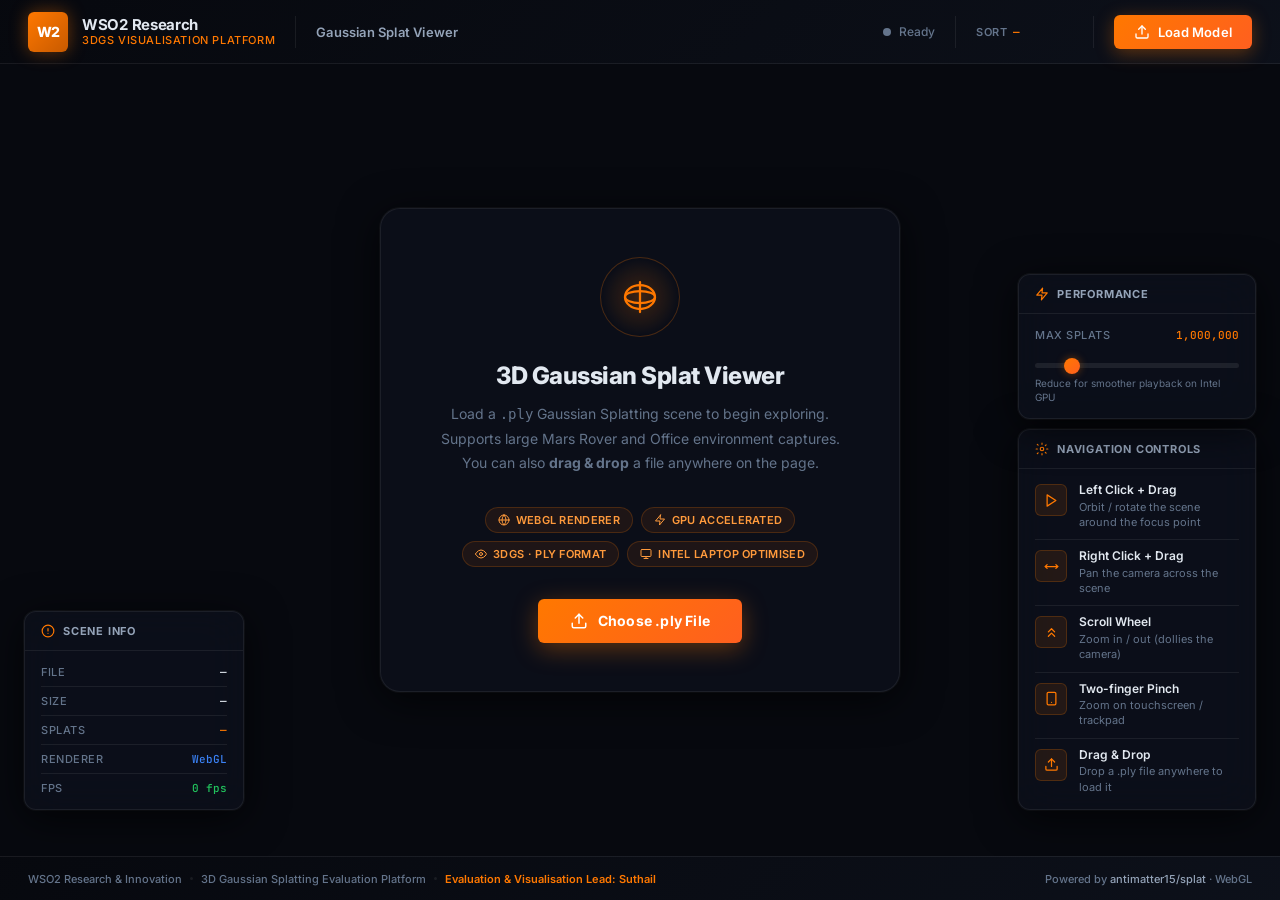
<file: gaussian-splat-viewer/index.html>
<!DOCTYPE html>
<html lang="en">

<head>
  <meta charset="UTF-8" />
  <meta name="viewport" content="width=device-width, initial-scale=1.0" />
  <title>WSO2 · 3D Gaussian Splat Viewer</title>
  <meta name="description"
    content="Professional 3D Gaussian Splatting viewer for WSO2 research projects. Supports Mars Rover and Office .ply scene files. Evaluation & Visualisation Lead: Suthail." />
  <meta name="author" content="WSO2 — Suthail" />
  <link rel="stylesheet" href="css/style.css" />
</head>

<body>

  <!-- ── Background grid ───────────────────────────────────── -->
  <div id="bg-grid"></div>

  <!-- ── Canvas ────────────────────────────────────────────── -->
  <canvas id="splat-canvas"></canvas>

  <!-- ── Hidden file input ─────────────────────────────────── -->
  <input id="file-input" type="file" accept=".ply" style="display:none" />

  <!-- ── WebGL warning ─────────────────────────────────────── -->
  <div id="webgl-warning">
    ⚠ WebGL is not available in your browser. Please enable hardware acceleration.
  </div>

  <!-- ═══════════════════════════════════════════════════════════
     HEADER
════════════════════════════════════════════════════════════ -->
  <header id="header" role="banner">
    <!-- Logo -->
    <a href="#" class="header-logo" aria-label="WSO2 Home">
      <div class="header-logo-badge" aria-hidden="true">W2</div>
      <div class="header-title-group">
        <span class="header-title">WSO2 Research</span>
        <span class="header-subtitle">3DGS Visualisation Platform</span>
      </div>
    </a>

    <div class="header-divider" aria-hidden="true"></div>
    <span class="header-viewer-name">Gaussian Splat Viewer</span>

    <div class="header-spacer"></div>

    <!-- Status indicator -->
    <div class="header-status" role="status" aria-live="polite">
      <div id="status-dot" class="status-dot"></div>
      <span id="status-text">Initialising…</span>
    </div>

    <div class="header-divider" aria-hidden="true"></div>
    <div class="sort-badge-wrap">
      <span class="sort-label">Sort</span>
      <span id="sort-status" class="sort-badge">—</span>
    </div>

    <div class="header-divider" aria-hidden="true"></div>

    <!-- Load button -->
    <button id="load-btn" type="button" aria-label="Load a .ply model file">
      <svg xmlns="http://www.w3.org/2000/svg" viewBox="0 0 24 24" fill="none" stroke="currentColor" stroke-width="2"
        stroke-linecap="round" stroke-linejoin="round" aria-hidden="true">
        <path d="M21 15v4a2 2 0 0 1-2 2H5a2 2 0 0 1-2-2v-4" />
        <polyline points="17 8 12 3 7 8" />
        <line x1="12" y1="3" x2="12" y2="15" />
      </svg>
      Load Model
    </button>
  </header>

  <!-- ═══════════════════════════════════════════════════════════
     WELCOME / EMPTY STATE
════════════════════════════════════════════════════════════ -->
  <div id="welcome-overlay" role="main">
    <article class="welcome-card" aria-label="Welcome — load a model to begin">
      <div class="welcome-icon" aria-hidden="true">
        <svg xmlns="http://www.w3.org/2000/svg" viewBox="0 0 24 24" fill="none" stroke="currentColor" stroke-width="1.5"
          stroke-linecap="round" stroke-linejoin="round">
          <ellipse cx="12" cy="12" rx="10" ry="4" />
          <path d="M2 12c0 4.418 4.477 8 10 8s10-3.582 10-8" />
          <path d="M2 12c0-4.418 4.477-8 10-8s10 3.582 10 8" />
          <line x1="12" y1="2" x2="12" y2="22" />
        </svg>
      </div>

      <h1 class="welcome-title">3D Gaussian Splat Viewer</h1>
      <p class="welcome-desc">
        Load a <code>.ply</code> Gaussian Splatting scene to begin exploring.
        Supports large Mars Rover and Office environment captures.
        You can also <strong>drag &amp; drop</strong> a file anywhere on the page.
      </p>

      <div class="welcome-chips" role="list" aria-label="Supported features">
        <div class="chip" role="listitem">
          <svg xmlns="http://www.w3.org/2000/svg" viewBox="0 0 24 24" fill="none" stroke="currentColor" stroke-width="2"
            stroke-linecap="round" stroke-linejoin="round" aria-hidden="true">
            <circle cx="12" cy="12" r="10" />
            <path d="M12 2a15 15 0 0 1 4 10 15 15 0 0 1-4 10 15 15 0 0 1-4-10 15 15 0 0 1 4-10z" />
            <path d="M2 12h20" />
          </svg>
          WebGL Renderer
        </div>
        <div class="chip" role="listitem">
          <svg xmlns="http://www.w3.org/2000/svg" viewBox="0 0 24 24" fill="none" stroke="currentColor" stroke-width="2"
            stroke-linecap="round" stroke-linejoin="round" aria-hidden="true">
            <polygon points="13 2 3 14 12 14 11 22 21 10 12 10 13 2" />
          </svg>
          GPU Accelerated
        </div>
        <div class="chip" role="listitem">
          <svg xmlns="http://www.w3.org/2000/svg" viewBox="0 0 24 24" fill="none" stroke="currentColor" stroke-width="2"
            stroke-linecap="round" stroke-linejoin="round" aria-hidden="true">
            <path d="M1 12s4-8 11-8 11 8 11 8-4 8-11 8-11-8-11-8z" />
            <circle cx="12" cy="12" r="3" />
          </svg>
          3DGS · PLY Format
        </div>
        <div class="chip" role="listitem">
          <svg xmlns="http://www.w3.org/2000/svg" viewBox="0 0 24 24" fill="none" stroke="currentColor" stroke-width="2"
            stroke-linecap="round" stroke-linejoin="round" aria-hidden="true">
            <rect x="2" y="3" width="20" height="14" rx="2" />
            <path d="M8 21h8M12 17v4" />
          </svg>
          Intel Laptop Optimised
        </div>
      </div>

      <button id="welcome-load-btn" class="welcome-load-btn" type="button"
        aria-label="Choose a .ply file from your computer">
        <svg xmlns="http://www.w3.org/2000/svg" viewBox="0 0 24 24" fill="none" stroke="currentColor" stroke-width="2"
          stroke-linecap="round" stroke-linejoin="round" aria-hidden="true">
          <path d="M21 15v4a2 2 0 0 1-2 2H5a2 2 0 0 1-2-2v-4" />
          <polyline points="17 8 12 3 7 8" />
          <line x1="12" y1="3" x2="12" y2="15" />
        </svg>
        Choose .ply File
      </button>
    </article>
  </div>

  <!-- ═══════════════════════════════════════════════════════════
     LOADING OVERLAY
════════════════════════════════════════════════════════════ -->
  <div id="loading-overlay" role="dialog" aria-modal="true" aria-label="Loading model" aria-live="assertive">
    <div class="loading-card">
      <div class="loading-icon-ring" aria-hidden="true">
        <svg xmlns="http://www.w3.org/2000/svg" viewBox="0 0 24 24" fill="none" stroke="currentColor" stroke-width="1.5"
          stroke-linecap="round" stroke-linejoin="round">
          <ellipse cx="12" cy="12" rx="10" ry="4" />
          <path d="M2 12c0 4.418 4.477 8 10 8s10-3.582 10-8" />
          <line x1="12" y1="2" x2="12" y2="22" />
        </svg>
      </div>

      <h2 class="loading-title">Processing Scene</h2>
      <p class="loading-subtitle">Decoding Gaussian splats and uploading to GPU…</p>
      <div id="loading-filename" class="loading-filename">—</div>

      <!-- Progress bar -->
      <div class="progress-wrap" role="progressbar" aria-valuemin="0" aria-valuemax="100" aria-valuenow="0"
        aria-label="Loading progress">
        <div id="progress-bar" class="progress-bar"></div>
      </div>
      <div class="progress-labels">
        <span id="progress-label">Reading file…</span>
        <span id="progress-pct" class="progress-pct">0%</span>
      </div>

      <!-- Steps -->
      <div class="progress-steps" role="list" aria-label="Loading steps">
        <div id="step-read" class="progress-step" role="listitem">
          <div class="step-dot" aria-hidden="true">1</div>
          <span>Reading file from disk</span>
        </div>
        <div id="step-parse" class="progress-step" role="listitem">
          <div class="step-dot" aria-hidden="true">2</div>
          <span>Parsing PLY header &amp; properties</span>
        </div>
        <div id="step-upload" class="progress-step" role="listitem">
          <div class="step-dot" aria-hidden="true">3</div>
          <span>Uploading geometry to GPU buffers</span>
        </div>
        <div id="step-render" class="progress-step" role="listitem">
          <div class="step-dot" aria-hidden="true">4</div>
          <span>Initialising WebGL renderer</span>
        </div>
      </div>
    </div>
  </div>

  <!-- ═══════════════════════════════════════════════════════════
     NAVIGATION CONTROLS PANEL (bottom-right)
════════════════════════════════════════════════════════════ -->
  <aside id="controls-panel" class="panel" aria-label="Navigation controls reference">
    <div class="panel-header">
      <div class="panel-title">
        <svg xmlns="http://www.w3.org/2000/svg" viewBox="0 0 24 24" fill="none" stroke="currentColor" stroke-width="2"
          stroke-linecap="round" stroke-linejoin="round" aria-hidden="true">
          <circle cx="12" cy="12" r="3" />
          <path
            d="M19.07 4.93l-1.41 1.41M5.34 18.66l-1.41 1.41M19.07 19.07l-1.41-1.41M5.34 5.34L3.93 3.93M22 12h-2M4 12H2M12 22v-2M12 4V2" />
        </svg>
        Navigation Controls
      </div>
    </div>
    <div class="panel-body">
      <div class="control-row">
        <div class="control-icon" aria-hidden="true">
          <svg xmlns="http://www.w3.org/2000/svg" viewBox="0 0 24 24" fill="none" stroke="currentColor" stroke-width="2"
            stroke-linecap="round" stroke-linejoin="round">
            <path d="M5 3l14 9-14 9V3z" />
          </svg>
        </div>
        <div class="control-info">
          <div class="control-label">Left Click + Drag</div>
          <div class="control-desc">Orbit / rotate the scene around the focus point</div>
        </div>
      </div>
      <div class="control-row">
        <div class="control-icon" aria-hidden="true">
          <svg xmlns="http://www.w3.org/2000/svg" viewBox="0 0 24 24" fill="none" stroke="currentColor" stroke-width="2"
            stroke-linecap="round" stroke-linejoin="round">
            <polyline points="5 9 2 12 5 15" />
            <polyline points="19 9 22 12 19 15" />
            <line x1="2" y1="12" x2="22" y2="12" />
          </svg>
        </div>
        <div class="control-info">
          <div class="control-label">Right Click + Drag</div>
          <div class="control-desc">Pan the camera across the scene</div>
        </div>
      </div>
      <div class="control-row">
        <div class="control-icon" aria-hidden="true">
          <svg xmlns="http://www.w3.org/2000/svg" viewBox="0 0 24 24" fill="none" stroke="currentColor" stroke-width="2"
            stroke-linecap="round" stroke-linejoin="round">
            <polyline points="17 11 12 6 7 11" />
            <polyline points="17 18 12 13 7 18" />
          </svg>
        </div>
        <div class="control-info">
          <div class="control-label">Scroll Wheel</div>
          <div class="control-desc">Zoom in / out (dollies the camera)</div>
        </div>
      </div>
      <div class="control-row">
        <div class="control-icon" aria-hidden="true">
          <svg xmlns="http://www.w3.org/2000/svg" viewBox="0 0 24 24" fill="none" stroke="currentColor" stroke-width="2"
            stroke-linecap="round" stroke-linejoin="round">
            <rect x="5" y="2" width="14" height="20" rx="2" />
            <line x1="12" y1="18" x2="12" y2="18" />
          </svg>
        </div>
        <div class="control-info">
          <div class="control-label">Two-finger Pinch</div>
          <div class="control-desc">Zoom on touchscreen / trackpad</div>
        </div>
      </div>
      <div class="control-row">
        <div class="control-icon" aria-hidden="true">
          <svg xmlns="http://www.w3.org/2000/svg" viewBox="0 0 24 24" fill="none" stroke="currentColor" stroke-width="2"
            stroke-linecap="round" stroke-linejoin="round">
            <path d="M21 15v4a2 2 0 0 1-2 2H5a2 2 0 0 1-2-2v-4" />
            <polyline points="17 8 12 3 7 8" />
            <line x1="12" y1="3" x2="12" y2="15" />
          </svg>
        </div>
        <div class="control-info">
          <div class="control-label">Drag &amp; Drop</div>
          <div class="control-desc">Drop a .ply file anywhere to load it</div>
        </div>
      </div>
    </div>
  </aside>

  <!-- ═══════════════════════════════════════════════════════════
     INFO PANEL (bottom-left)
════════════════════════════════════════════════════════════ -->
  <aside id="info-panel" class="panel" aria-label="Scene information">
    <div class="panel-header">
      <div class="panel-title">
        <svg xmlns="http://www.w3.org/2000/svg" viewBox="0 0 24 24" fill="none" stroke="currentColor" stroke-width="2"
          stroke-linecap="round" stroke-linejoin="round" aria-hidden="true">
          <circle cx="12" cy="12" r="10" />
          <line x1="12" y1="8" x2="12" y2="12" />
          <line x1="12" y1="16" x2="12.01" y2="16" />
        </svg>
        Scene Info
      </div>
    </div>
    <div class="panel-body">
      <div class="info-row">
        <span class="info-key">File</span>
        <span id="info-file" class="info-val">—</span>
      </div>
      <div class="info-row">
        <span class="info-key">Size</span>
        <span id="info-size" class="info-val">—</span>
      </div>
      <div class="info-row">
        <span class="info-key">Splats</span>
        <span id="info-splats" class="info-val orange">—</span>
      </div>
      <div class="info-row">
        <span class="info-key">Renderer</span>
        <span class="info-val blue">WebGL</span>
      </div>
      <div class="info-row">
        <span class="info-key">FPS</span>
        <span id="info-fps" class="info-val green">—</span>
      </div>
    </div>
  </aside>

  <!-- ── Performance / Pruning Panel ──────────────────────── -->
  <div id="perf-panel" class="panel" aria-label="Performance settings">
    <div class="panel-header">
      <div class="panel-title">
        <svg xmlns="http://www.w3.org/2000/svg" viewBox="0 0 24 24" fill="none" stroke="currentColor" stroke-width="2"
          stroke-linecap="round" stroke-linejoin="round" aria-hidden="true">
          <path d="M13 2L3 14h9l-1 8 10-12h-9l1-8z" />
        </svg>
        Performance
      </div>
    </div>
    <div class="panel-body">
      <div class="perf-row">
        <span class="info-key">Max Splats</span>
        <span id="max-splats-val" class="info-val orange">1,000,000</span>
      </div>
      <input id="max-splats-slider" type="range" min="100000" max="6000000" step="100000" value="1000000"
        aria-label="Maximum number of splats to render" />
      <div class="perf-hint">Reduce for smoother playback on Intel GPU</div>
    </div>
  </div>

  <!-- ── Toast ──────────────────────────────────────────────── -->
  <div id="toast" role="alert" aria-live="assertive" aria-atomic="true"></div>

  <!-- ═══════════════════════════════════════════════════════════
     FOOTER
════════════════════════════════════════════════════════════ -->
  <footer id="footer" role="contentinfo">
    <div class="footer-left">
      <span>WSO2 Research &amp; Innovation</span>
      <span class="dot" aria-hidden="true"></span>
      <span>3D Gaussian Splatting Evaluation Platform</span>
      <span class="dot" aria-hidden="true"></span>
      <span class="footer-accent">Evaluation &amp; Visualisation Lead: Suthail</span>
    </div>
    <div class="footer-right">
      Powered by <span>antimatter15/splat</span> · WebGL
    </div>
  </footer>

  <script src="js/main.js"></script>
</body>

</html>
</file>
<file: gaussian-splat-viewer/css/style.css>
/* =========================================================
   WSO2 Gaussian Splat Viewer – style.css
   Evaluation & Visualisation Lead: Suthail
   ========================================================= */

@import url('https://fonts.googleapis.com/css2?family=Inter:wght@300;400;500;600;700;800&family=JetBrains+Mono:wght@400;500&display=swap');

/* ── Reset & Tokens ──────────────────────────────────────── */
*, *::before, *::after { box-sizing: border-box; margin: 0; padding: 0; }

:root {
  --clr-bg:          #07090f;
  --clr-surface:     #0d1117;
  --clr-panel:       rgba(13, 17, 27, 0.82);
  --clr-border:      rgba(255,255,255,.07);
  --clr-border-glow: rgba(255, 120, 0, 0.35);

  --clr-wso2-orange: #ff7800;
  --clr-wso2-deep:   #c85a00;
  --clr-accent:      #ff9a3c;
  --clr-accent2:     #ff5f1f;
  --clr-blue:        #3b82f6;
  --clr-green:       #22c55e;
  --clr-red:         #ef4444;

  --clr-text:        #e2e8f0;
  --clr-text-muted:  #64748b;
  --clr-text-dim:    #94a3b8;

  --radius-sm:  6px;
  --radius-md: 12px;
  --radius-lg: 20px;

  --shadow-panel: 0 8px 40px rgba(0,0,0,.7), 0 0 0 1px rgba(255,255,255,.05);
  --shadow-glow:  0 0 30px rgba(255, 120, 0, .18);

  --font-body: 'Inter', system-ui, sans-serif;
  --font-mono: 'JetBrains Mono', monospace;

  --transition: 0.22s cubic-bezier(.4,0,.2,1);
}

html, body {
  width: 100%; height: 100%;
  overflow: hidden;
  font-family: var(--font-body);
  background: var(--clr-bg);
  color: var(--clr-text);
}

/* ── Canvas ──────────────────────────────────────────────── */
#splat-canvas {
  position: fixed;
  inset: 0;
  width: 100% !important;
  height: 100% !important;
  display: block;
  cursor: grab;
  z-index: 0;
}
#splat-canvas:active { cursor: grabbing; }

/* Apply grab cursor to full viewport when 3D view is active */
body.viewer-active {
  cursor: grab;
}
body.viewer-active:active {
  cursor: grabbing;
}
body.viewer-active #header,
body.viewer-active #footer,
body.viewer-active .panel {
  cursor: default;
}

/* ── Header ──────────────────────────────────────────────── */
#header {
  position: fixed;
  top: 0; left: 0; right: 0;
  z-index: 50;
  height: 64px;
  background: linear-gradient(135deg, rgba(7,9,15,.95) 0%, rgba(13,17,27,.95) 100%);
  border-bottom: 1px solid var(--clr-border);
  backdrop-filter: blur(16px) saturate(1.4);
  display: flex;
  align-items: center;
  padding: 0 28px;
  gap: 20px;
}

.header-logo {
  display: flex;
  align-items: center;
  gap: 14px;
  text-decoration: none;
}

.header-logo-badge {
  display: flex;
  align-items: center;
  justify-content: center;
  width: 40px; height: 40px;
  border-radius: var(--radius-sm);
  background: linear-gradient(135deg, var(--clr-wso2-orange), var(--clr-wso2-deep));
  box-shadow: 0 0 18px rgba(255,120,0,.4);
  font-weight: 800;
  font-size: 14px;
  letter-spacing: -0.5px;
  color: #fff;
  flex-shrink: 0;
}

.header-title-group { display: flex; flex-direction: column; }
.header-title {
  font-size: 15px; font-weight: 700;
  color: var(--clr-text);
  letter-spacing: -.3px;
  line-height: 1;
}
.header-subtitle {
  font-size: 11px; font-weight: 500;
  color: var(--clr-wso2-orange);
  letter-spacing: .6px;
  text-transform: uppercase;
  margin-top: 3px;
  line-height: 1;
}

.header-divider {
  width: 1px; height: 32px;
  background: var(--clr-border);
  flex-shrink: 0;
}

.header-viewer-name {
  font-size: 13px; font-weight: 600;
  color: var(--clr-text-dim);
  letter-spacing: .2px;
}

.header-spacer { flex: 1; }

.header-status {
  display: flex;
  align-items: center;
  gap: 8px;
  font-size: 12px;
  color: var(--clr-text-muted);
  font-weight: 500;
}
.status-dot {
  width: 8px; height: 8px;
  border-radius: 50%;
  background: var(--clr-text-muted);
  transition: var(--transition);
}
.status-dot.ready   { background: var(--clr-green); box-shadow: 0 0 8px var(--clr-green); }
.status-dot.loading { background: var(--clr-wso2-orange); box-shadow: 0 0 8px var(--clr-wso2-orange); animation: pulse-dot 1s ease-in-out infinite; }
.status-dot.error   { background: var(--clr-red); box-shadow: 0 0 8px var(--clr-red); }

@keyframes pulse-dot {
  0%,100% { opacity: 1; }
  50%      { opacity: .35; }
}

/* ── Load Button ─────────────────────────────────────────── */
#load-btn {
  display: flex;
  align-items: center;
  gap: 8px;
  padding: 9px 20px;
  border: none;
  border-radius: var(--radius-sm);
  background: linear-gradient(135deg, var(--clr-wso2-orange), var(--clr-accent2));
  color: #fff;
  font-family: var(--font-body);
  font-size: 13px; font-weight: 600;
  cursor: pointer;
  letter-spacing: .2px;
  transition: var(--transition);
  box-shadow: 0 4px 18px rgba(255,120,0,.35);
  position: relative;
  overflow: hidden;
}
#load-btn::after {
  content: '';
  position: absolute;
  inset: 0;
  background: linear-gradient(135deg, rgba(255,255,255,.15), transparent);
  opacity: 0;
  transition: var(--transition);
}
#load-btn:hover { transform: translateY(-1px); box-shadow: 0 6px 24px rgba(255,120,0,.5); }
#load-btn:hover::after { opacity: 1; }
#load-btn:active { transform: translateY(0); }
#load-btn:disabled { opacity: .5; cursor: not-allowed; transform: none; }
#load-btn svg { width: 16px; height: 16px; }

/* ── Floating Panels Common ──────────────────────────────── */
.panel {
  position: fixed;
  background: var(--clr-panel);
  border: 1px solid var(--clr-border);
  border-radius: var(--radius-md);
  backdrop-filter: blur(20px) saturate(1.5);
  box-shadow: var(--shadow-panel);
  z-index: 40;
  overflow: hidden;
}

.panel-header {
  display: flex;
  align-items: center;
  justify-content: space-between;
  padding: 12px 16px;
  border-bottom: 1px solid var(--clr-border);
  gap: 10px;
}
.panel-title {
  display: flex;
  align-items: center;
  gap: 8px;
  font-size: 11px;
  font-weight: 700;
  letter-spacing: .8px;
  text-transform: uppercase;
  color: var(--clr-text-dim);
}
.panel-title svg { width: 14px; height: 14px; color: var(--clr-wso2-orange); }

.panel-body { padding: 14px 16px; }

/* ── Controls Panel ──────────────────────────────────────── */
#controls-panel {
  bottom: 90px; right: 24px;
  width: 238px;
}

/* ── Performance Panel — right side, above controls ─────── */

.control-row {
  display: flex;
  align-items: flex-start;
  gap: 12px;
  padding: 9px 0;
  border-bottom: 1px solid var(--clr-border);
}
.control-row:last-child { border-bottom: none; padding-bottom: 0; }
.control-row:first-child { padding-top: 0; }

.control-icon {
  flex-shrink: 0;
  width: 32px; height: 32px;
  border-radius: var(--radius-sm);
  background: rgba(255,120,0,.1);
  border: 1px solid rgba(255,120,0,.2);
  display: flex;
  align-items: center;
  justify-content: center;
  margin-top: 1px;
}
.control-icon svg { width: 15px; height: 15px; color: var(--clr-wso2-orange); }

.control-info { flex: 1; }
.control-label {
  font-size: 12px; font-weight: 600;
  color: var(--clr-text);
  line-height: 1.2;
}
.control-desc {
  font-size: 11px;
  color: var(--clr-text-muted);
  margin-top: 2px;
  line-height: 1.4;
}

/* ── Info Panel ──────────────────────────────────────────── */
#info-panel {
  bottom: 90px; left: 24px;
  width: 220px;
}

.info-row {
  display: flex;
  align-items: center;
  justify-content: space-between;
  padding: 7px 0;
  border-bottom: 1px solid var(--clr-border);
}
.info-row:last-child { border-bottom: none; padding-bottom: 0; }
.info-row:first-child { padding-top: 0; }

.info-key {
  font-size: 11px;
  font-weight: 500;
  color: var(--clr-text-muted);
  text-transform: uppercase;
  letter-spacing: .5px;
}
.info-val {
  font-family: var(--font-mono);
  font-size: 11px;
  font-weight: 500;
  color: var(--clr-text);
}
.info-val.orange { color: var(--clr-wso2-orange); }
.info-val.green  { color: var(--clr-green); }
.info-val.blue   { color: var(--clr-blue); }

/* ── Loading Overlay ─────────────────────────────────────── */
#loading-overlay {
  position: fixed;
  inset: 0;
  z-index: 100;
  display: flex;
  align-items: center;
  justify-content: center;
  background: rgba(7, 9, 15, 0.88);
  backdrop-filter: blur(8px);
  opacity: 0;
  pointer-events: none;
  transition: opacity 0.3s ease;
}
#loading-overlay.active {
  opacity: 1;
  pointer-events: all;
}

.loading-card {
  background: var(--clr-surface);
  border: 1px solid var(--clr-border);
  border-radius: var(--radius-lg);
  padding: 36px 40px;
  width: 440px;
  max-width: 90vw;
  box-shadow: var(--shadow-panel), var(--shadow-glow);
  text-align: center;
}

.loading-icon-ring {
  width: 72px; height: 72px;
  border-radius: 50%;
  margin: 0 auto 24px;
  position: relative;
  display: flex;
  align-items: center;
  justify-content: center;
  background: radial-gradient(circle, rgba(255,120,0,.15) 0%, transparent 70%);
}
.loading-icon-ring::before {
  content: '';
  position: absolute;
  inset: 0;
  border-radius: 50%;
  border: 2px solid transparent;
  border-top-color: var(--clr-wso2-orange);
  border-right-color: rgba(255,120,0,.4);
  animation: spin 1.2s linear infinite;
}
.loading-icon-ring svg { width: 30px; height: 30px; color: var(--clr-wso2-orange); }

@keyframes spin { to { transform: rotate(360deg); } }

.loading-title {
  font-size: 18px; font-weight: 700;
  color: var(--clr-text);
  margin-bottom: 6px;
}
.loading-subtitle {
  font-size: 13px;
  color: var(--clr-text-muted);
  margin-bottom: 28px;
  line-height: 1.5;
}
.loading-filename {
  font-family: var(--font-mono);
  font-size: 12px;
  color: var(--clr-wso2-orange);
  background: rgba(255,120,0,.08);
  border: 1px solid rgba(255,120,0,.2);
  border-radius: var(--radius-sm);
  padding: 4px 10px;
  display: inline-block;
  margin-bottom: 24px;
  max-width: 100%;
  overflow: hidden;
  text-overflow: ellipsis;
  white-space: nowrap;
}

/* Progress Bar */
.progress-wrap {
  background: rgba(255,255,255,.05);
  border-radius: 100px;
  height: 8px;
  overflow: hidden;
  margin-bottom: 10px;
  position: relative;
}
.progress-bar {
  height: 100%;
  width: 0%;
  border-radius: 100px;
  background: linear-gradient(90deg, var(--clr-wso2-orange), var(--clr-accent));
  transition: width 0.25s ease;
  position: relative;
}
.progress-bar::after {
  content: '';
  position: absolute;
  right: 0; top: 0; bottom: 0;
  width: 40px;
  background: linear-gradient(90deg, transparent, rgba(255,255,255,.4));
  border-radius: 100px;
  animation: shimmer 1.5s ease-in-out infinite;
}
@keyframes shimmer {
  0% { opacity: 0; }
  50% { opacity: 1; }
  100% { opacity: 0; }
}

.progress-labels {
  display: flex;
  justify-content: space-between;
  font-size: 11px;
  font-weight: 500;
  color: var(--clr-text-muted);
  margin-bottom: 20px;
}
.progress-pct {
  font-family: var(--font-mono);
  color: var(--clr-wso2-orange);
  font-weight: 600;
}

.progress-steps {
  display: flex;
  flex-direction: column;
  gap: 8px;
  text-align: left;
}
.progress-step {
  display: flex;
  align-items: center;
  gap: 10px;
  font-size: 12px;
  color: var(--clr-text-muted);
  opacity: .4;
  transition: all 0.3s ease;
}
.progress-step.active  { opacity: 1; color: var(--clr-text); }
.progress-step.done    { opacity: 0.6; }
.progress-step .step-dot {
  width: 18px; height: 18px;
  border-radius: 50%;
  border: 1.5px solid var(--clr-text-muted);
  display: flex;
  align-items: center;
  justify-content: center;
  flex-shrink: 0;
  font-size: 9px;
  transition: all 0.3s ease;
}
.progress-step.active .step-dot {
  border-color: var(--clr-wso2-orange);
  background: rgba(255,120,0,.15);
  color: var(--clr-wso2-orange);
}
.progress-step.done .step-dot {
  border-color: var(--clr-green);
  background: rgba(34,197,94,.15);
  color: var(--clr-green);
}

/* ── Empty State / Welcome ───────────────────────────────── */
#welcome-overlay {
  position: fixed;
  inset: 0;
  z-index: 30;
  display: flex;
  align-items: center;
  justify-content: center;
  pointer-events: none;
  transition: opacity 0.5s ease;
}
#welcome-overlay.hidden { opacity: 0; pointer-events: none; }

.welcome-card {
  background: var(--clr-panel);
  border: 1px solid var(--clr-border);
  border-radius: var(--radius-lg);
  padding: 48px 52px;
  text-align: center;
  max-width: 520px;
  width: 90%;
  box-shadow: var(--shadow-panel);
  pointer-events: all;
  animation: fade-up 0.6s cubic-bezier(.2,.8,.4,1) both;
}

@keyframes fade-up {
  from { opacity: 0; transform: translateY(24px); }
  to   { opacity: 1; transform: translateY(0); }
}

.welcome-icon {
  width: 80px; height: 80px;
  margin: 0 auto 24px;
  border-radius: 50%;
  background: radial-gradient(circle, rgba(255,120,0,.2), transparent 70%);
  border: 1.5px solid rgba(255,120,0,.25);
  display: flex;
  align-items: center;
  justify-content: center;
}
.welcome-icon svg { width: 36px; height: 36px; color: var(--clr-wso2-orange); }

.welcome-title {
  font-size: 24px; font-weight: 800;
  color: var(--clr-text);
  letter-spacing: -.5px;
  margin-bottom: 12px;
}
.welcome-desc {
  font-size: 14px;
  color: var(--clr-text-muted);
  line-height: 1.7;
  margin-bottom: 32px;
}

.welcome-chips {
  display: flex;
  flex-wrap: wrap;
  gap: 8px;
  justify-content: center;
  margin-bottom: 32px;
}
.chip {
  display: flex;
  align-items: center;
  gap: 6px;
  padding: 5px 12px;
  border-radius: 100px;
  background: rgba(255,120,0,.08);
  border: 1px solid rgba(255,120,0,.2);
  font-size: 11px; font-weight: 600;
  color: var(--clr-accent);
  letter-spacing: .3px;
  text-transform: uppercase;
}
.chip svg { width: 12px; height: 12px; }

.welcome-load-btn {
  display: inline-flex;
  align-items: center;
  gap: 10px;
  padding: 13px 32px;
  border: none;
  border-radius: var(--radius-sm);
  background: linear-gradient(135deg, var(--clr-wso2-orange), var(--clr-accent2));
  color: #fff;
  font-family: var(--font-body);
  font-size: 14px; font-weight: 700;
  cursor: pointer;
  letter-spacing: .2px;
  transition: var(--transition);
  box-shadow: 0 6px 24px rgba(255,120,0,.35);
}
.welcome-load-btn:hover { transform: translateY(-2px); box-shadow: 0 10px 32px rgba(255,120,0,.5); }
.welcome-load-btn svg { width: 18px; height: 18px; }

/* ── Background grid ─────────────────────────────────────── */
#bg-grid {
  position: fixed;
  inset: 0;
  z-index: -1;
  background-image:
    linear-gradient(rgba(255,120,0,.03) 1px, transparent 1px),
    linear-gradient(90deg, rgba(255,120,0,.03) 1px, transparent 1px);
  background-size: 48px 48px;
  mask-image: radial-gradient(ellipse 80% 80% at 50% 50%, #000 40%, transparent 100%);
  pointer-events: none;
}

/* ── Footer ──────────────────────────────────────────────── */
#footer {
  position: fixed;
  bottom: 0; left: 0; right: 0;
  z-index: 50;
  height: 44px;
  background: linear-gradient(135deg, rgba(7,9,15,.96) 0%, rgba(13,17,27,.96) 100%);
  border-top: 1px solid var(--clr-border);
  backdrop-filter: blur(16px);
  display: flex;
  align-items: center;
  justify-content: space-between;
  padding: 0 28px;
}

.footer-left {
  display: flex;
  align-items: center;
  gap: 8px;
  font-size: 11px;
  color: var(--clr-text-muted);
  font-weight: 500;
}
.footer-left .dot {
  width: 3px; height: 3px;
  border-radius: 50%;
  background: var(--clr-border);
}
.footer-accent { color: var(--clr-wso2-orange); font-weight: 600; }

.footer-right {
  font-size: 11px;
  color: var(--clr-text-muted);
  font-weight: 500;
}
.footer-right span { color: var(--clr-text-dim); }

/* ── WebGL Warning Banner ────────────────────────────────── */
#webgl-warning {
  position: fixed;
  top: 80px; left: 50%; transform: translateX(-50%);
  z-index: 60;
  background: rgba(239,68,68,.15);
  border: 1px solid rgba(239,68,68,.4);
  border-radius: var(--radius-sm);
  padding: 10px 20px;
  font-size: 13px; font-weight: 500;
  color: #fca5a5;
  display: none;
  text-align: center;
  backdrop-filter: blur(8px);
}

/* ── Toast ───────────────────────────────────────────────── */
#toast {
  position: fixed;
  bottom: 60px; left: 50%; transform: translateX(-50%) translateY(20px);
  z-index: 200;
  background: var(--clr-surface);
  border: 1px solid var(--clr-border);
  border-radius: var(--radius-sm);
  padding: 10px 20px;
  font-size: 13px; font-weight: 500;
  color: var(--clr-text);
  box-shadow: var(--shadow-panel);
  opacity: 0;
  transition: opacity 0.25s ease, transform 0.25s ease;
  pointer-events: none;
  white-space: nowrap;
}
#toast.show {
  opacity: 1;
  transform: translateX(-50%) translateY(0);
}
#toast.error { border-color: rgba(239,68,68,.4); color: #fca5a5; }
#toast.success { border-color: rgba(34,197,94,.4); color: #86efac; }

/* ── Sort badge ─────────────────────────────────────────── */
.sort-badge-wrap { display:flex; align-items:center; gap:6px; }
.sort-label { font-size:11px; font-weight:600; color:var(--clr-text-muted); text-transform:uppercase; letter-spacing:.5px; }
.sort-badge { font-family:var(--font-mono); font-size:11px; font-weight:600; color:var(--clr-wso2-orange); min-width:60px; }

/* ── Performance panel ───────────────────────────────────── */
#perf-panel {
  right: 24px;
  width: 238px;
  /* dynamically positioned via JS below controls panel */
}

.perf-row { display:flex; justify-content:space-between; align-items:center; margin-bottom:10px; }

#max-splats-slider {
  width: 100%;
  -webkit-appearance: none;
  height: 5px;
  border-radius: 100px;
  background: rgba(255,255,255,.08);
  outline: none;
  cursor: pointer;
  margin-bottom: 8px;
}
#max-splats-slider::-webkit-slider-thumb {
  -webkit-appearance: none;
  width: 16px; height: 16px;
  border-radius: 50%;
  background: linear-gradient(135deg, var(--clr-wso2-orange), var(--clr-accent2));
  box-shadow: 0 0 8px rgba(255,120,0,.4);
  cursor: pointer;
  transition: var(--transition);
}
#max-splats-slider::-webkit-slider-thumb:hover { transform: scale(1.2); }
#max-splats-slider::-moz-range-thumb {
  width:16px; height:16px; border:none; border-radius:50%;
  background: linear-gradient(135deg, var(--clr-wso2-orange), var(--clr-accent2));
}
.perf-hint { font-size:10px; color:var(--clr-text-muted); line-height:1.4; }

/* ── Scrollbar ───────────────────────────────────────────── */
::-webkit-scrollbar { width: 5px; }
::-webkit-scrollbar-track { background: transparent; }
::-webkit-scrollbar-thumb { background: rgba(255,255,255,.1); border-radius: 100px; }
</file>
